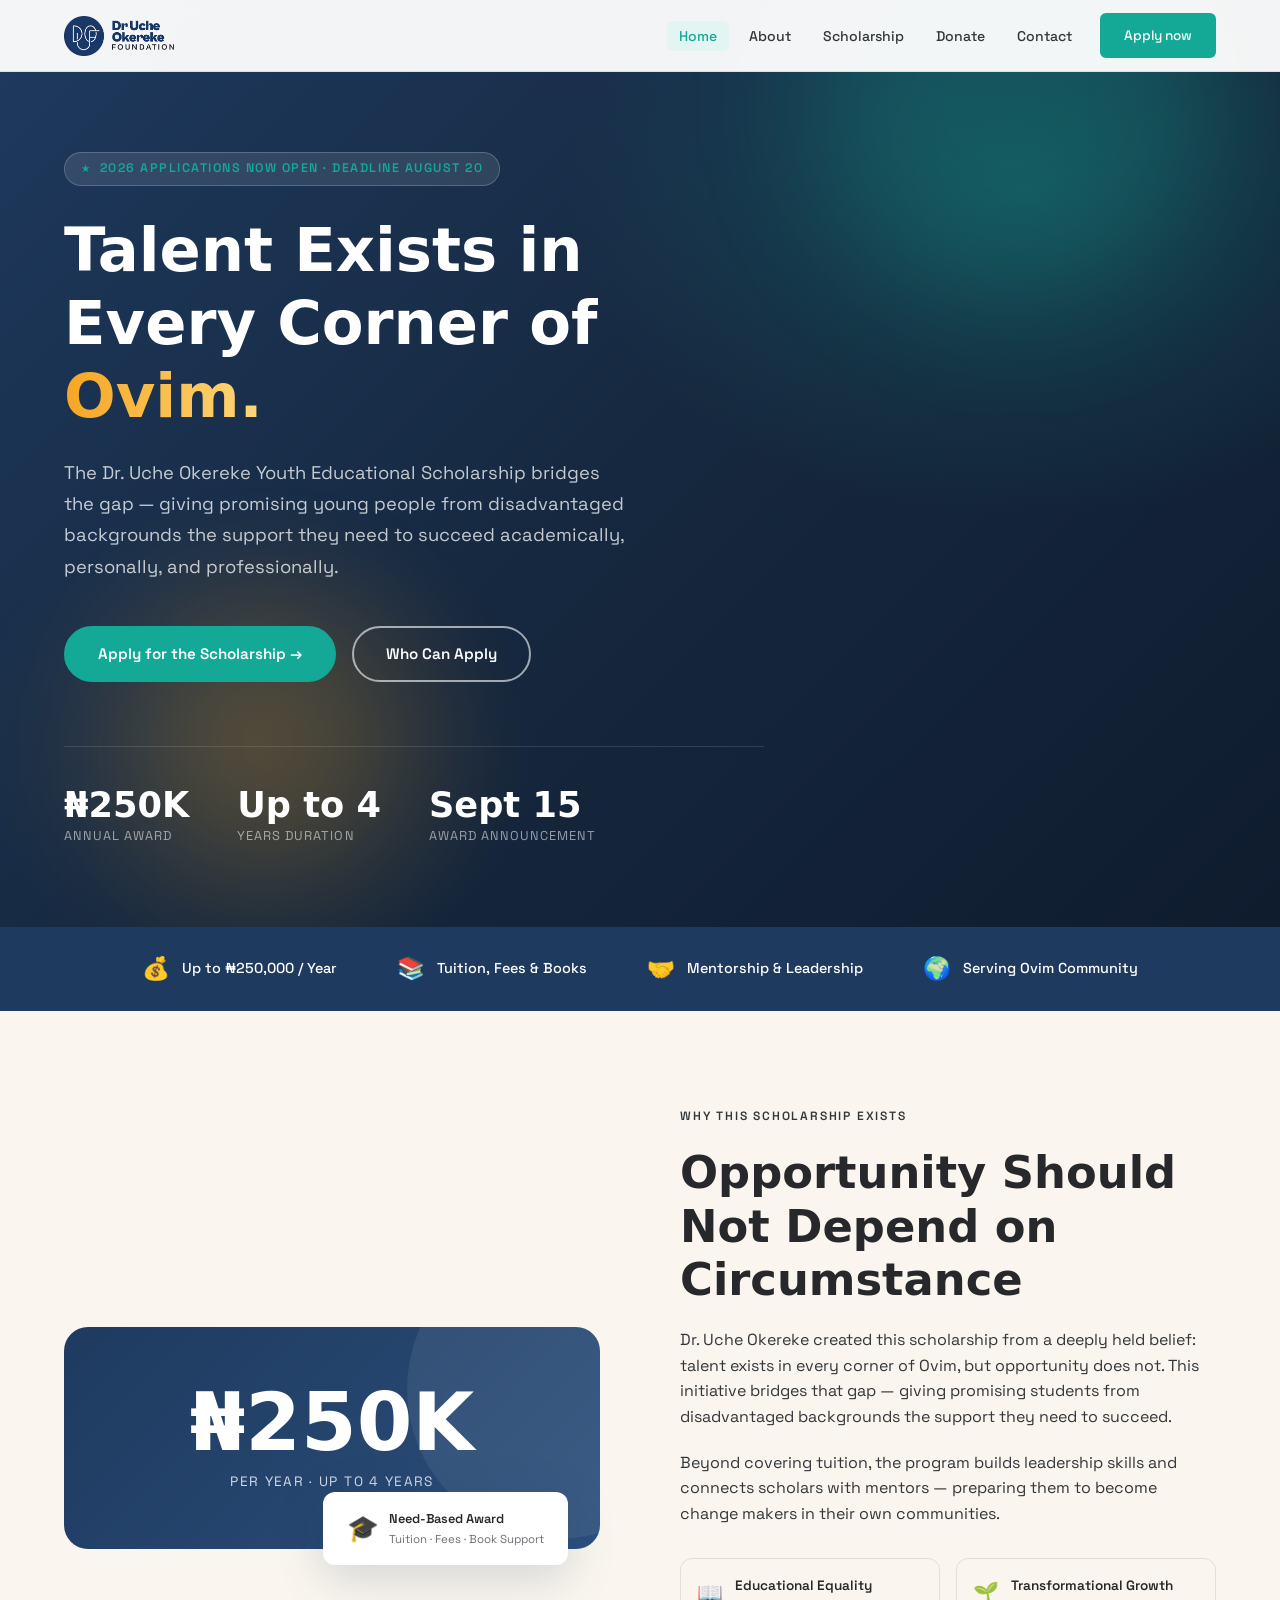
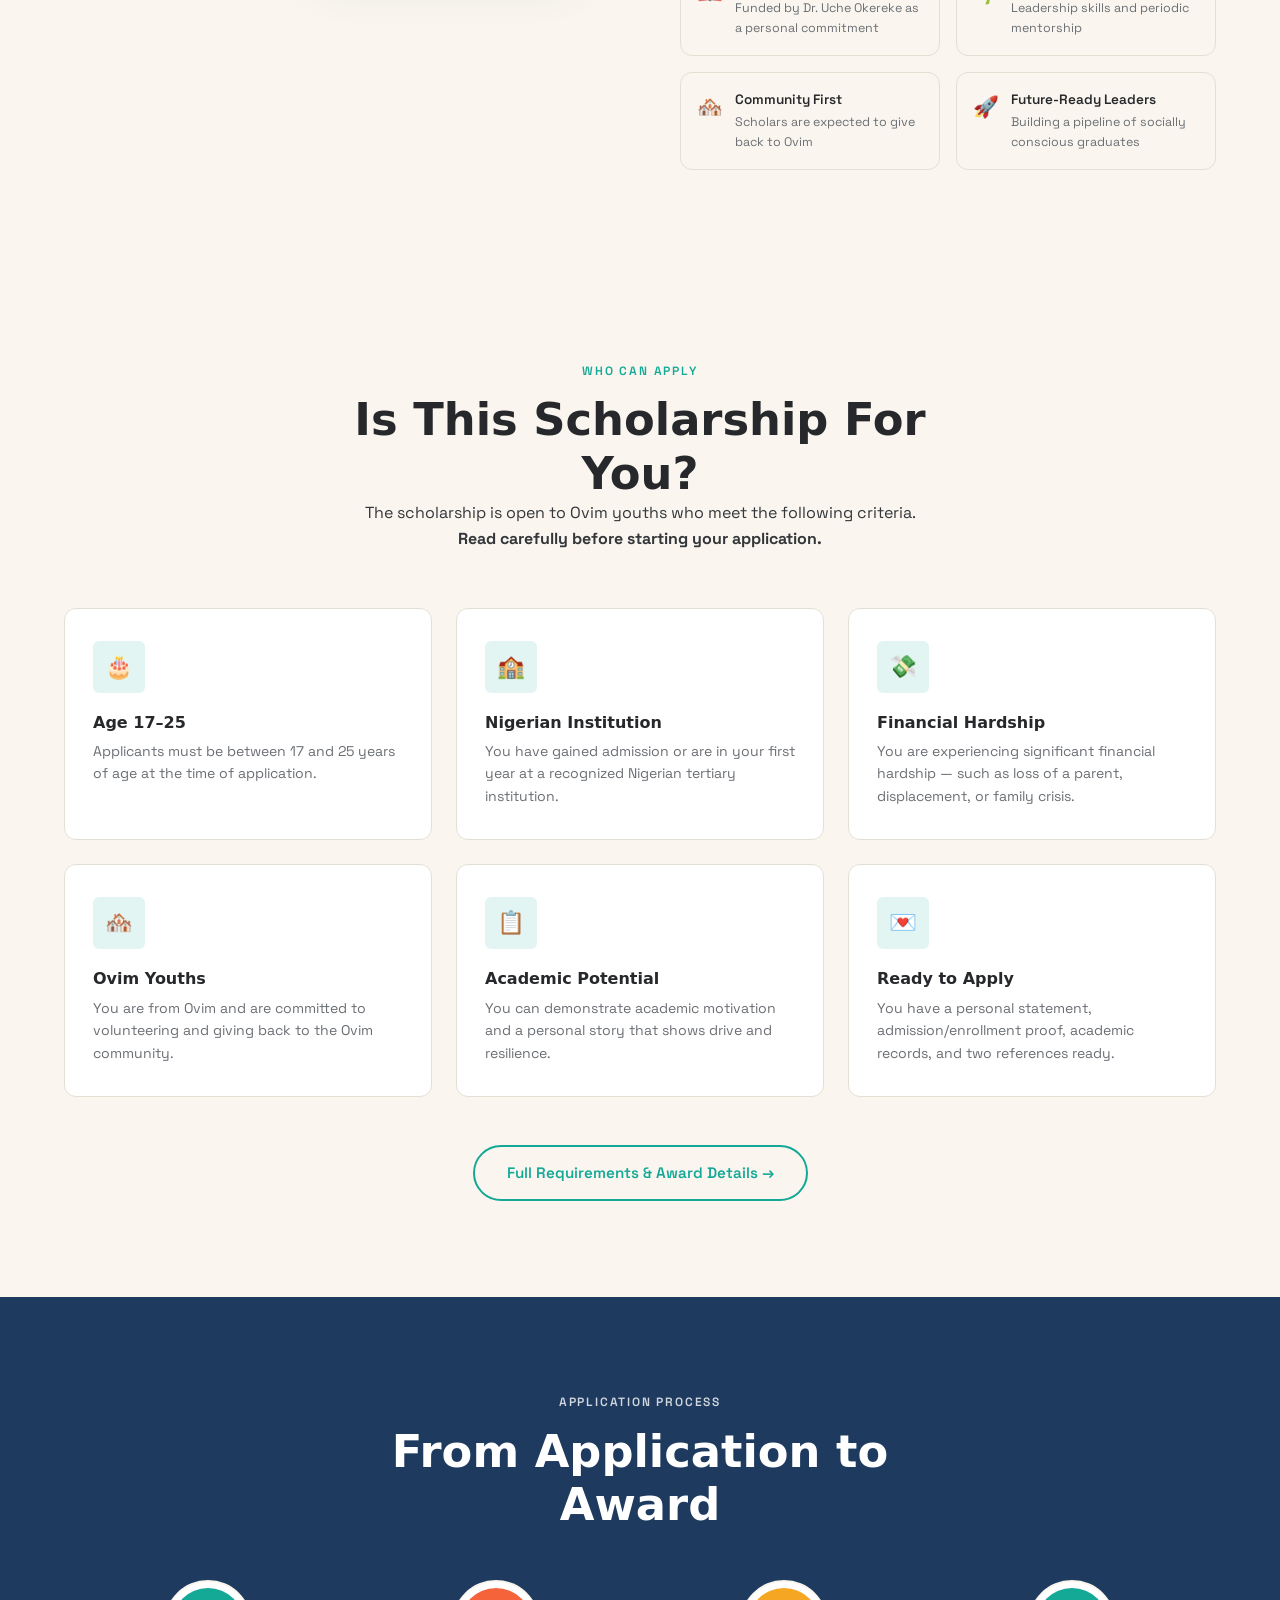
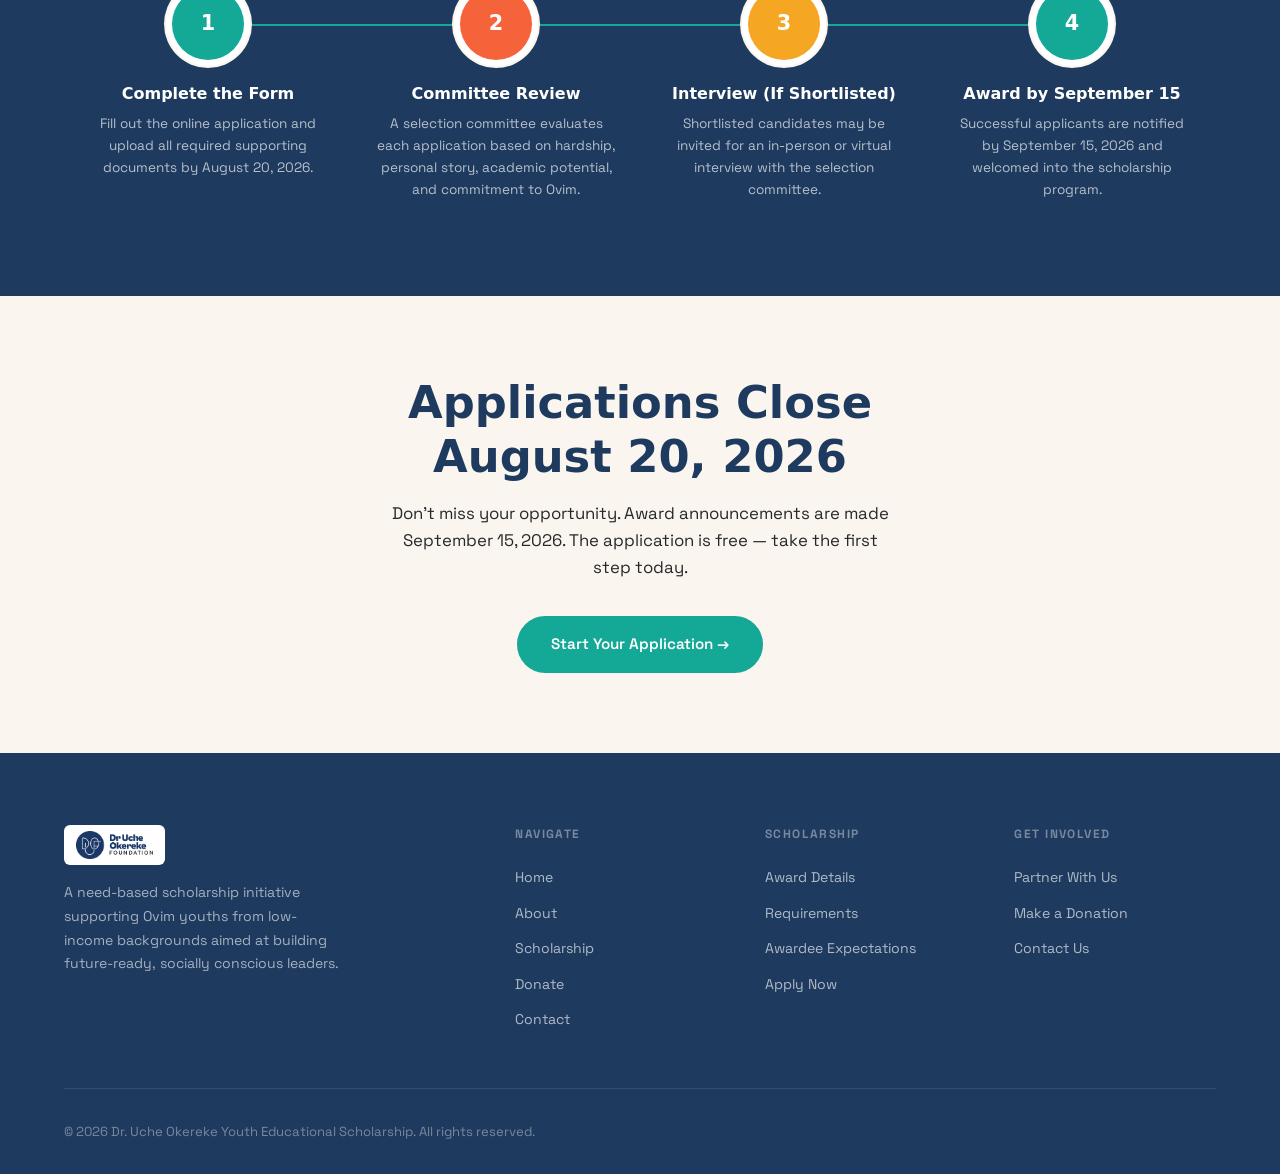
<file: index.html>
<!DOCTYPE html>
<html lang="en">
<head>
  <meta charset="UTF-8" />
  <meta name="viewport" content="width=device-width, initial-scale=1.0" />
  <title>Dr. Uche Okereke Youth Educational Fund</title>
  <meta property="og:site_name" content="Dr. Uche Okereke Foundation">
  <meta name="description" content="A need-based scholarship supporting Ovim youths from low-income backgrounds pursuing higher education at Nigerian institutions." />
  <link rel="stylesheet" href="css/styles.css" />
  <link rel="icon" type="image/png" sizes="32x32" href="/assets/favicon-32x32.png">
  <link rel="icon" type="image/png" sizes="16x16" href="/assets/favicon-16x16.png">
</head>
<body>

  <!-- NAVIGATION -->
  <nav class="navbar" role="navigation" aria-label="Main navigation">
    <div class="container">
      <a href="/" class="nav-logo" aria-label="Scholarship Home">
        <img src="/assets/duof-logo.png" alt="Dr Uche Okereke Foundation" class="nav-logo__full">
      </a>
      <button class="nav-toggle" id="navToggle" aria-label="Toggle menu" aria-expanded="false">
        <span></span><span></span><span></span>
      </button>
      <ul class="nav-links" id="navLinks" role="list">
        <li><a href="/" class="active">Home</a></li>
        <li><a href="/about">About</a></li>
        <li><a href="/scholarship">Scholarship</a></li>
        <li><a href="/donate">Donate</a></li>
        <li><a href="/contact">Contact</a></li>
        <li><a href="/application" class="btn btn--primary">Apply now</a></li>
      </ul>
    </div>
  </nav>


  <!-- HERO -->
  <header class="hero">
    <div class="hero__orb hero__orb--1"></div>
    <div class="hero__orb hero__orb--2"></div>
    <div class="container">
      <div class="hero__content">
        <div class="hero__tag">2026 Applications Now Open · Deadline August 20</div>
        <h1>Talent Exists in Every Corner of <em>Ovim.</em></h1>
        <p class="hero__sub">
          The Dr. Uche Okereke Youth Educational Scholarship bridges the gap — giving
          promising young people from disadvantaged backgrounds the support they need
          to succeed academically, personally, and professionally.
        </p>
        <div class="hero__actions">
          <a href="/application" class="btn btn--primary">Apply for the Scholarship →</a>
          <a href="/scholarship" class="btn btn--outline-white">Who Can Apply</a>
        </div>
        <div class="hero__stats">
          <div>
            <div class="hero__stat-num">₦250K</div>
            <div class="hero__stat-label">Annual Award</div>
          </div>
          <div>
            <div class="hero__stat-num">Up to 4</div>
            <div class="hero__stat-label">Years Duration</div>
          </div>
          <div>
            <div class="hero__stat-num">Sept 15</div>
            <div class="hero__stat-label">Award Announcement</div>
          </div>
        </div>
      </div>
    </div>
  </header>


  <!-- MISSION STRIP -->
  <div class="mission-strip">
    <div class="container">
      <div class="mission-strip__inner">
        <div class="mission-strip__item">
          <span class="mission-strip__item-icon">💰</span>
          <span class="mission-strip__item-text">Up to ₦250,000 / Year</span>
        </div>
        <div class="mission-strip__item">
          <span class="mission-strip__item-icon">📚</span>
          <span class="mission-strip__item-text">Tuition, Fees &amp; Books</span>
        </div>
        <div class="mission-strip__item">
          <span class="mission-strip__item-icon">🤝</span>
          <span class="mission-strip__item-text">Mentorship &amp; Leadership</span>
        </div>
        <div class="mission-strip__item">
          <span class="mission-strip__item-icon">🌍</span>
          <span class="mission-strip__item-text">Serving Ovim Community</span>
        </div>
      </div>
    </div>
  </div>


  <!-- ABOUT SECTION -->
  <section class="section" id="about">
    <div class="container">
      <div class="about-grid">

        <div class="about__visual fade-up">
          <div class="about__card">
            <div class="about__card-num">₦250K</div>
            <div class="about__card-label">Per Year · Up to 4 Years</div>
          </div>
          <div class="about__badge">
            <div class="about__badge-icon">🎓</div>
            <div class="about__badge-text">
              Need-Based Award
              <span>Tuition · Fees · Book Support</span>
            </div>
          </div>
        </div>

        <div class="about__text fade-up">
          <p class="eyebrow">Why This Scholarship Exists</p>
          <h2>Opportunity Should Not Depend on Circumstance</h2>
          <p>
            Dr. Uche Okereke created this scholarship from a deeply held belief: talent exists in every
            corner of Ovim, but opportunity does not. This initiative bridges that gap — giving promising
            students from disadvantaged backgrounds the support they need to succeed.
          </p>
          <p>
            Beyond covering tuition, the program builds leadership skills and connects scholars with mentors 
            — preparing them to become change makers in their own communities.
          </p>
          <div class="about__values fade-up-stagger">
            <div class="about__value-item">
              <div class="about__value-icon">📖</div>
              <div>
                <div class="about__value-title">Educational Equality</div>
                <div class="about__value-desc">Funded by Dr. Uche Okereke as a personal commitment</div>
              </div>
            </div>
            <div class="about__value-item">
              <div class="about__value-icon">🌱</div>
              <div>
                <div class="about__value-title">Transformational Growth</div>
                <div class="about__value-desc">Leadership skills and periodic mentorship</div>
              </div>
            </div>
            <div class="about__value-item">
              <div class="about__value-icon">🏘️</div>
              <div>
                <div class="about__value-title">Community First</div>
                <div class="about__value-desc">Scholars are expected to give back to Ovim</div>
              </div>
            </div>
            <div class="about__value-item">
              <div class="about__value-icon">🚀</div>
              <div>
                <div class="about__value-title">Future-Ready Leaders</div>
                <div class="about__value-desc">Building a pipeline of socially conscious graduates</div>
              </div>
            </div>
          </div>
        </div>

      </div>
    </div>
  </section>


  <!-- WHO CAN APPLY -->
  <section class="section section--alt" id="eligibility">
    <div class="container">
      <div style="text-align:center; max-width:600px; margin:0 auto 56px;" class="fade-up">
        <p class="eyebrow">Who Can Apply</p>
        <h2>Is This Scholarship For You?</h2>
        <p>The scholarship is open to Ovim youths who meet the following criteria. <br><strong>Read carefully before starting your application.</strong></p>
      </div>

      <div class="eligibility-grid fade-up-stagger">
        <div class="eligibility-card">
          <div class="eligibility-card__icon">🎂</div>
          <h3>Age 17–25</h3>
          <p>Applicants must be between 17 and 25 years of age at the time of application.</p>
        </div>
        <div class="eligibility-card">
          <div class="eligibility-card__icon">🏫</div>
          <h3>Nigerian Institution</h3>
          <p>You have gained admission or are in your first year at a recognized Nigerian tertiary institution.</p>
        </div>
        <div class="eligibility-card">
          <div class="eligibility-card__icon">💸</div>
          <h3>Financial Hardship</h3>
          <p>You are experiencing significant financial hardship — such as loss of a parent, displacement, or family crisis.</p>
        </div>
        <div class="eligibility-card">
          <div class="eligibility-card__icon">🏘️</div>
          <h3>Ovim Youths</h3>
          <p>You are from Ovim and are committed to volunteering and giving back to the Ovim community.</p>
        </div>
        <div class="eligibility-card">
          <div class="eligibility-card__icon">📋</div>
          <h3>Academic Potential</h3>
          <p>You can demonstrate academic motivation and a personal story that shows drive and resilience.</p>
        </div>
        <div class="eligibility-card">
          <div class="eligibility-card__icon">💌</div>
          <h3>Ready to Apply</h3>
          <p>You have a personal statement, admission/enrollment proof, academic records, and two references ready.</p>
        </div>
      </div>

      <div style="margin-top:48px;display:flex;gap:16px;justify-content:center;flex-wrap:wrap;" class="fade-up btn-row">
        <a href="/scholarship" class="btn btn--outline">Full Requirements &amp; Award Details →</a>
      </div>
    </div>
  </section>


  <!-- HOW IT WORKS -->
  <section class="section section--dark">
    <div class="container">
      <div style="text-align:center; max-width:560px; margin:0 auto 0;" class="fade-up">
        <p class="eyebrow eyebrow--white">Application Process</p>
        <h2>From Application to Award</h2>
      </div>
      <div class="process-steps fade-up-stagger">
        <div class="step">
          <div class="step__num">1</div>
          <h3>Complete the Form</h3>
          <p>Fill out the online application and upload all required supporting documents by August 20, 2026.</p>
        </div>
        <div class="step">
          <div class="step__num">2</div>
          <h3>Committee Review</h3>
          <p>A selection committee evaluates each application based on hardship, personal story, academic potential, and commitment to Ovim.</p>
        </div>
        <div class="step">
          <div class="step__num">3</div>
          <h3>Interview (If Shortlisted)</h3>
          <p>Shortlisted candidates may be invited for an in-person or virtual interview with the selection committee.</p>
        </div>
        <div class="step">
          <div class="step__num">4</div>
          <h3>Award by September 15</h3>
          <p>Successful applicants are notified by September 15, 2026 and welcomed into the scholarship program.</p>
        </div>
      </div>
    </div>
  </section>


  <!-- CTA BANNER -->
  <section class="section" style="background:var(--off-white);text-align:center;padding:80px 0;">
    <div class="container fade-up">
      <h2 style="color: #1E3A5f;margin-bottom:16px; font-weight: 600;">Applications Close <br><strong>August 20, 2026</strong></h2>
      <p style="color:#26282B;max-width:500px;margin:0 auto 36px;font-size:1.05rem;">
        Don't miss your opportunity. Award announcements are made September 15, 2026.
        The application is free — take the first step today.
      </p>
      <a href="/application" class="btn btn--primary">Start Your Application →</a>
    </div>
  </section>


  <!-- FOOTER -->
  <footer class="footer">
    <div class="container">
      <div class="footer-grid">
        <div class="footer-brand">
          <div class="nav-logo" style="margin-bottom:12px;">
            <img src="/assets/duof-logo.png" alt="Dr Uche Okereke Foundation" class="nav-logo__full">
          </div>
          <p>A need-based scholarship initiative supporting Ovim youths from low-income backgrounds aimed at building future-ready, socially conscious leaders.</p>
        </div>
        <div>
          <div class="footer-col__title">Navigate</div>
          <ul class="footer-col__links">
            <li><a href="/">Home</a></li>
            <li><a href="/about">About</a></li>
            <li><a href="/scholarship">Scholarship</a></li>
            <li><a href="/donate">Donate</a></li>
        <li><a href="/contact">Contact</a></li>
          </ul>
        </div>
        <div>
          <div class="footer-col__title">Scholarship</div>
          <ul class="footer-col__links">
            <li><a href="/scholarship">Award Details</a></li>
            <li><a href="/scholarship#requirements">Requirements</a></li>
            <li><a href="/scholarship#expectations">Awardee Expectations</a></li>
            <li><a href="/application">Apply Now</a></li>
          </ul>
        </div>
        <div>
          <div class="footer-col__title">Get Involved</div>
          <ul class="footer-col__links">
            <li><a href="/contact">Partner With Us</a></li>
            <li><a href="/donate">Make a Donation</a></li>
            <li><a href="/contact">Contact Us</a></li>
          </ul>
        </div>
      </div>
      <div class="footer-bottom">
        <p>© 2026 Dr. Uche Okereke Youth Educational Scholarship. All rights reserved.</p>
        <!--<div class="social-links">
          <a href="#" class="social-link" aria-label="Facebook">f</a>
          <a href="#" class="social-link" aria-label="Instagram">in</a>
          <a href="#" class="social-link" aria-label="Twitter">𝕏</a>
        </div>-->
      </div>
    </div>
  </footer>

  <script src="js/main.js"></script>
</body>
</html>
</file>
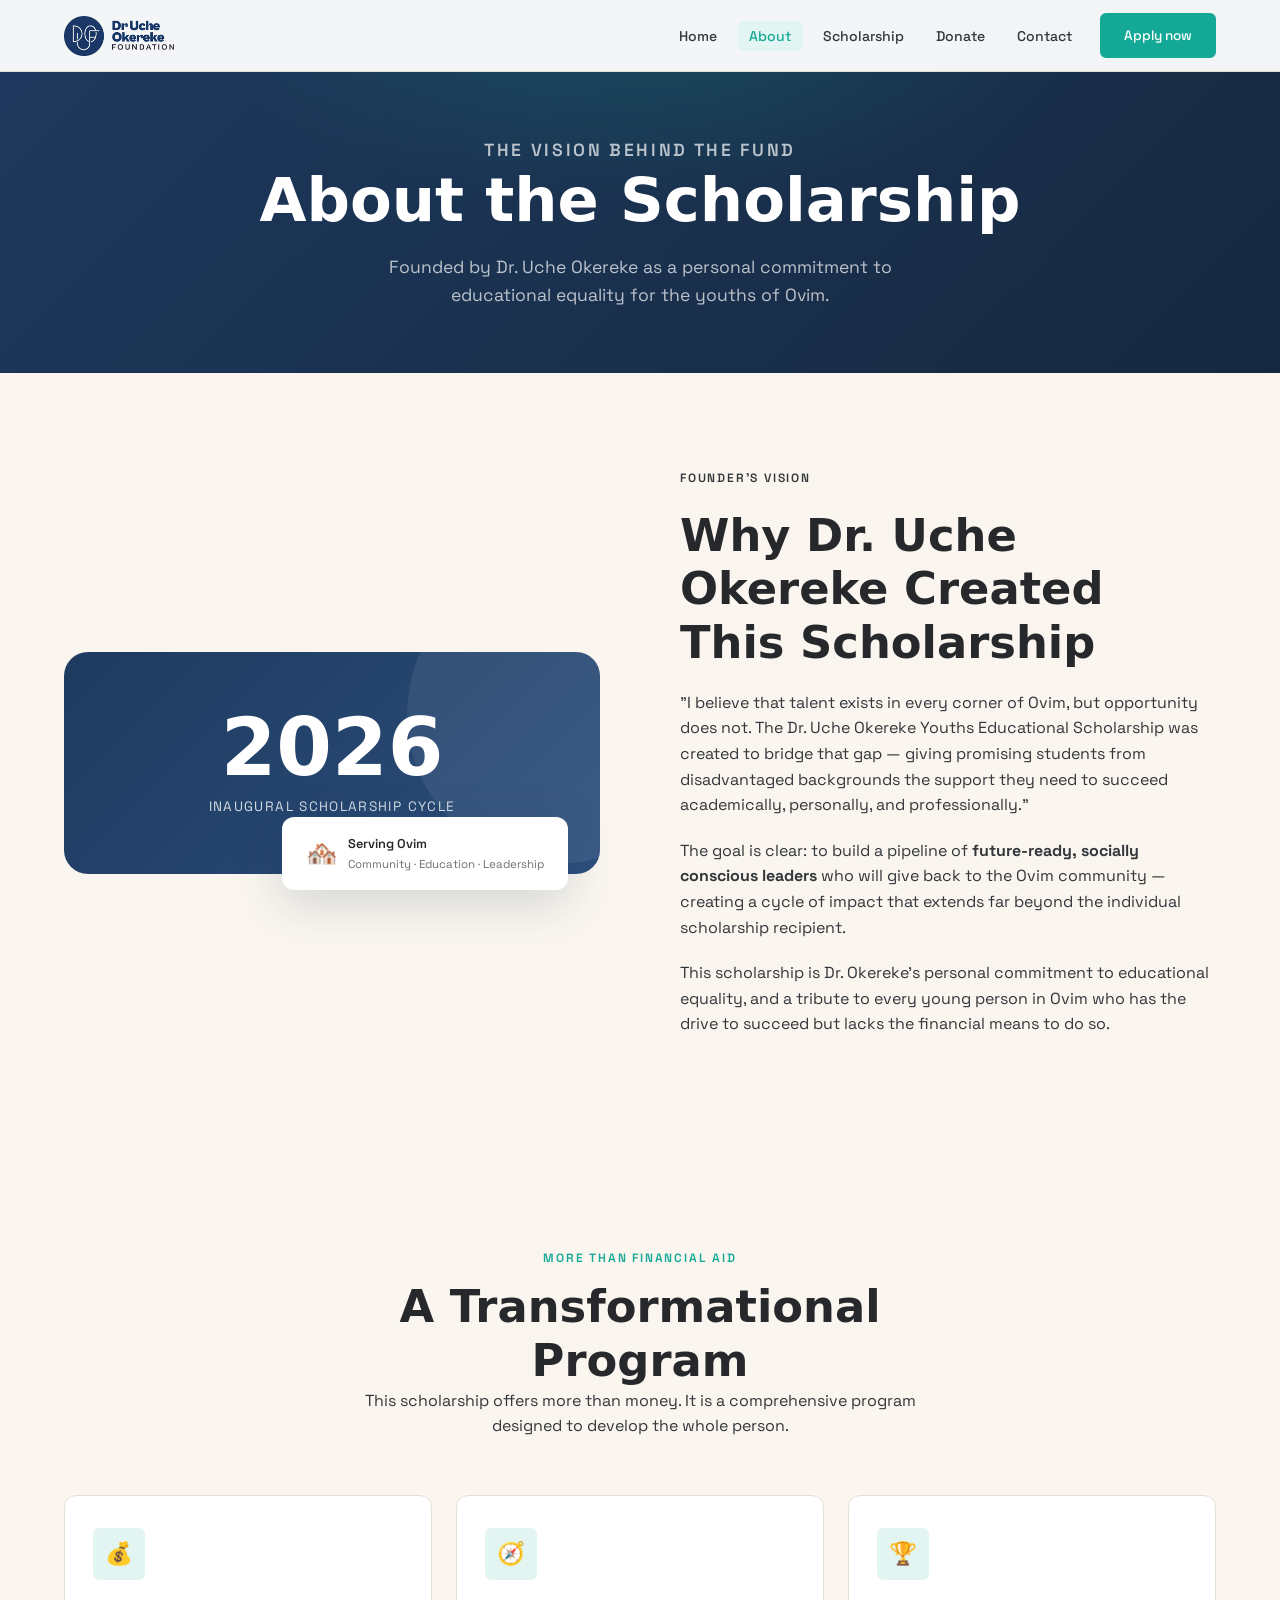
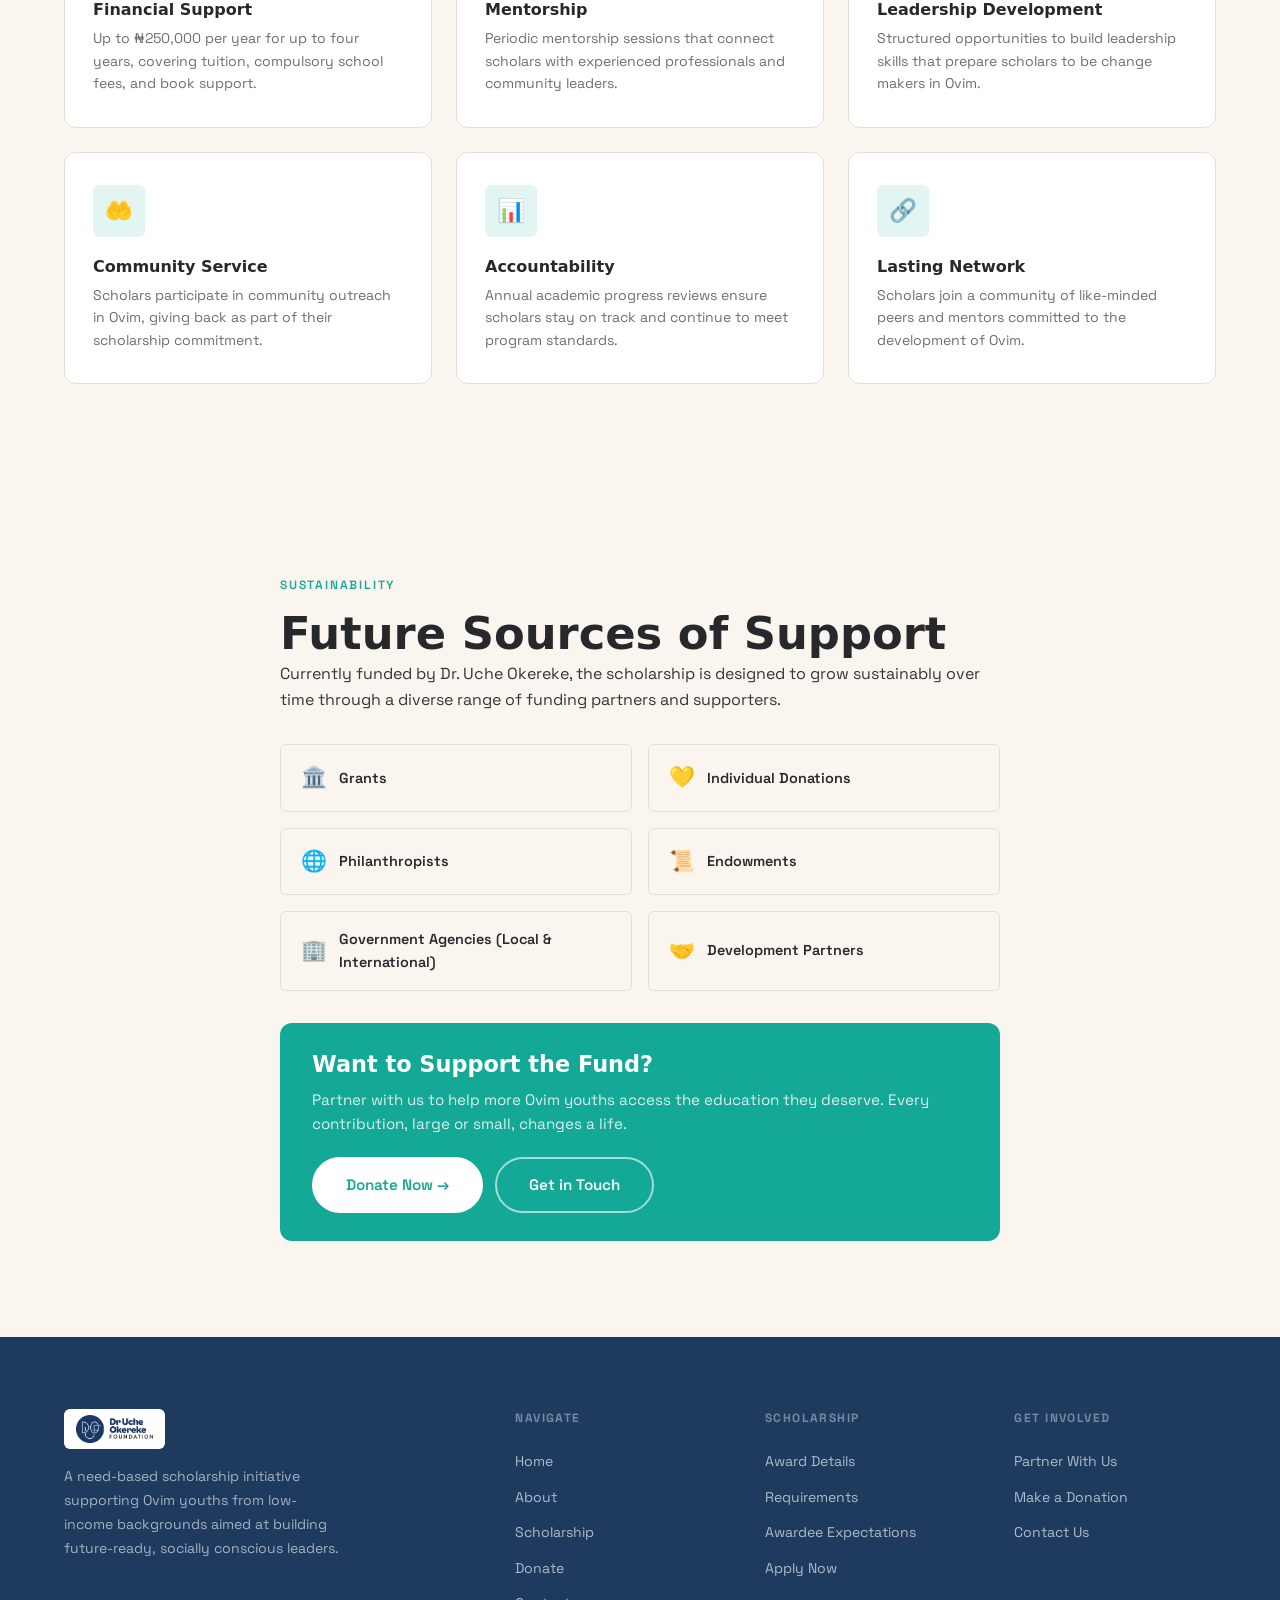
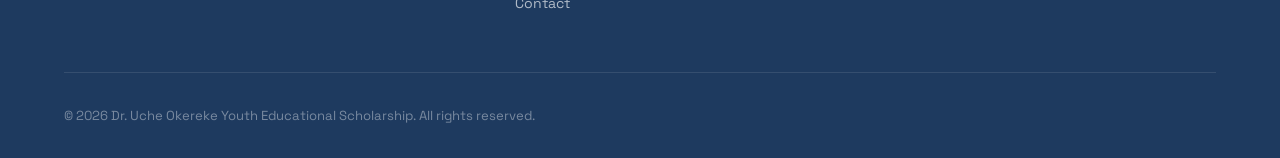
<file: about.html>
<!DOCTYPE html>
<html lang="en">
<head>
  <meta charset="UTF-8" />
  <meta name="viewport" content="width=device-width, initial-scale=1.0" />
  <title>About — Dr. Uche Okereke Youth Educational Scholarship</title>
  <meta property="og:site_name" content="Dr. Uche Okereke Foundation">
  <meta name="description" content="Learn about Dr. Uche Okereke's vision to bridge the opportunity gap for Ovim youth through education." />
  <link rel="stylesheet" href="css/styles.css" />
  <link rel="icon" type="image/png" sizes="32x32" href="/assets/favicon-32x32.png">
  <link rel="icon" type="image/png" sizes="16x16" href="/assets/favicon-16x16.png">
</head>
<body>

  <nav class="navbar" role="navigation" aria-label="Main navigation">
    <div class="container">
      <a href="/" class="nav-logo">
        <img src="/assets/duof-logo.png" alt="Dr Uche Okereke Foundation" class="nav-logo__full">
      </a>
      <button class="nav-toggle" id="navToggle" aria-label="Toggle menu" aria-expanded="false">
        <span></span><span></span><span></span>
      </button>
      <ul class="nav-links" id="navLinks" role="list">
        <li><a href="/">Home</a></li>
        <li><a href="/about" class="active">About</a></li>
        <li><a href="/scholarship">Scholarship</a></li>
        <li><a href="/donate">Donate</a></li>
        <li><a href="/contact">Contact</a></li>
        <li><a href="/application" class="btn btn--primary">Apply now</a></li>
      </ul>
    </div>
  </nav>


  <div class="page-hero">
    <div class="container">
      <p class="eyebrow eyebrow--white">The Vision Behind the Fund</p>
      <h1>About the Scholarship</h1>
      <p>Founded by Dr. Uche Okereke as a personal commitment to educational equality for the youths of Ovim.</p>
    </div>
  </div>


  <!-- FOUNDER'S MESSAGE -->
  <section class="section">
    <div class="container">
      <div class="about-grid">

        <div class="about__visual fade-up">
          <div class="about__card">
            <div class="about__card-num">2026</div>
            <div class="about__card-label">Inaugural Scholarship Cycle</div>
          </div>
          <div class="about__badge">
            <div class="about__badge-icon">🏘️</div>
            <div class="about__badge-text">
              Serving Ovim
              <span>Community · Education · Leadership</span>
            </div>
          </div>
        </div>

        <div class="about__text fade-up">
          <p class="eyebrow">Founder's Vision</p>
          <h2>Why Dr. Uche Okereke Created This Scholarship</h2>
          <p>
            "I believe that talent exists in every corner of Ovim, but opportunity does not.
            The Dr. Uche Okereke Youths Educational Scholarship was created to bridge that gap —
            giving promising students from disadvantaged backgrounds the support they need to
            succeed academically, personally, and professionally."
          </p>
          <p>
            The goal is clear: to build a pipeline of <strong>future-ready, socially conscious leaders</strong>
            who will give back to the Ovim community — creating a cycle of impact that extends far
            beyond the individual scholarship recipient.
          </p>
          <p>
            This scholarship is Dr. Okereke's personal commitment to educational equality,
            and a tribute to every young person in Ovim who has the drive to succeed but
            lacks the financial means to do so.
          </p>
        </div>

      </div>
    </div>
  </section>


  <!-- WHAT MAKES IT DIFFERENT -->
  <section class="section section--alt">
    <div class="container">
      <div style="text-align:center;max-width:600px;margin:0 auto 56px;" class="fade-up">
        <p class="eyebrow">More Than Financial Aid</p>
        <h2>A Transformational Program</h2>
        <p>This scholarship offers more than money. It is a comprehensive program designed to develop the whole person.</p>
      </div>

      <div class="eligibility-grid fade-up-stagger">
        <div class="eligibility-card">
          <div class="eligibility-card__icon">💰</div>
          <h3>Financial Support</h3>
          <p>Up to ₦250,000 per year for up to four years, covering tuition, compulsory school fees, and book support.</p>
        </div>
        <div class="eligibility-card">
          <div class="eligibility-card__icon">🧭</div>
          <h3>Mentorship</h3>
          <p>Periodic mentorship sessions that connect scholars with experienced professionals and community leaders.</p>
        </div>
        <div class="eligibility-card">
          <div class="eligibility-card__icon">🏆</div>
          <h3>Leadership Development</h3>
          <p>Structured opportunities to build leadership skills that prepare scholars to be change makers in Ovim.</p>
        </div>
        <div class="eligibility-card">
          <div class="eligibility-card__icon">🤲</div>
          <h3>Community Service</h3>
          <p>Scholars participate in community outreach in Ovim, giving back as part of their scholarship commitment.</p>
        </div>
        <div class="eligibility-card">
          <div class="eligibility-card__icon">📊</div>
          <h3>Accountability</h3>
          <p>Annual academic progress reviews ensure scholars stay on track and continue to meet program standards.</p>
        </div>
        <div class="eligibility-card">
          <div class="eligibility-card__icon">🔗</div>
          <h3>Lasting Network</h3>
          <p>Scholars join a community of like-minded peers and mentors committed to the development of Ovim.</p>
        </div>
      </div>
    </div>
  </section>


  <!-- FUTURE OF THE FUND -->
  <section class="section">
    <div class="container">
      <div style="max-width:720px;margin:0 auto;" class="fade-up">
        <p class="eyebrow">Sustainability</p>
        <h2>Future Sources of Support</h2>
        <p style="margin-bottom:32px;">
          Currently funded by Dr. Uche Okereke, the scholarship is designed to grow sustainably
          over time through a diverse range of funding partners and supporters.
        </p>

        <div style="display:grid;grid-template-columns:1fr 1fr;gap:16px;">
          <div style="display:flex;align-items:center;gap:12px;padding:16px 20px;background:var(--off-white);border:1px solid var(--border);border-radius:var(--radius-sm);">
            <span style="font-size:1.3rem;">🏛️</span>
            <span style="font-weight:600;font-size:0.9rem;color:var(--text-dark);">Grants</span>
          </div>
          <div style="display:flex;align-items:center;gap:12px;padding:16px 20px;background:var(--off-white);border:1px solid var(--border);border-radius:var(--radius-sm);">
            <span style="font-size:1.3rem;">💛</span>
            <span style="font-weight:600;font-size:0.9rem;color:var(--text-dark);">Individual Donations</span>
          </div>
          <div style="display:flex;align-items:center;gap:12px;padding:16px 20px;background:var(--off-white);border:1px solid var(--border);border-radius:var(--radius-sm);">
            <span style="font-size:1.3rem;">🌐</span>
            <span style="font-weight:600;font-size:0.9rem;color:var(--text-dark);">Philanthropists</span>
          </div>
          <div style="display:flex;align-items:center;gap:12px;padding:16px 20px;background:var(--off-white);border:1px solid var(--border);border-radius:var(--radius-sm);">
            <span style="font-size:1.3rem;">📜</span>
            <span style="font-weight:600;font-size:0.9rem;color:var(--text-dark);">Endowments</span>
          </div>
          <div style="display:flex;align-items:center;gap:12px;padding:16px 20px;background:var(--off-white);border:1px solid var(--border);border-radius:var(--radius-sm);">
            <span style="font-size:1.3rem;">🏢</span>
            <span style="font-weight:600;font-size:0.9rem;color:var(--text-dark);">Government Agencies (Local &amp; International)</span>
          </div>
          <div style="display:flex;align-items:center;gap:12px;padding:16px 20px;background:var(--off-white);border:1px solid var(--border);border-radius:var(--radius-sm);">
            <span style="font-size:1.3rem;">🤝</span>
            <span style="font-weight:600;font-size:0.9rem;color:var(--text-dark);">Development Partners</span>
          </div>
        </div>

        <div style="margin-top:32px;padding:28px 32px;background:var(--vivid-purple);border-radius:var(--radius-md);color:white;">
          <h3 style="color:white;margin-bottom:10px;">Want to Support the Fund?</h3>
          <p style="color:rgba(255,255,255,0.85);margin-bottom:20px;font-size:0.95rem;">
            Partner with us to help more Ovim youths access the education they deserve.
            Every contribution, large or small, changes a life.
          </p>
          <div style="display:flex;gap:12px;flex-wrap:wrap;">
            <a href="/donate" class="btn btn--white">Donate Now →</a>
            <a href="/contact" class="btn btn--outline-white">Get in Touch</a>
          </div>
        </div>
      </div>
    </div>
  </section>


  <!-- FOOTER -->
  <footer class="footer">
    <div class="container">
      <div class="footer-grid">
        <div class="footer-brand">
          <div class="nav-logo" style="margin-bottom:12px;">
            <img src="/assets/duof-logo.png" alt="Dr Uche Okereke Foundation" class="nav-logo__full">
          </div>
          <p>A need-based scholarship initiative supporting Ovim youths from low-income backgrounds aimed at building future-ready, socially conscious leaders.</p>
        </div>
        <div>
          <div class="footer-col__title">Navigate</div>
          <ul class="footer-col__links">
            <li><a href="/">Home</a></li>
            <li><a href="/about">About</a></li>
            <li><a href="/scholarship">Scholarship</a></li>
            <li><a href="/donate">Donate</a></li>
        <li><a href="/contact">Contact</a></li>
          </ul>
        </div>
        <div>
          <div class="footer-col__title">Scholarship</div>
          <ul class="footer-col__links">
            <li><a href="/scholarship">Award Details</a></li>
            <li><a href="/scholarship#requirements">Requirements</a></li>
            <li><a href="/scholarship#expectations">Awardee Expectations</a></li>
            <li><a href="/application">Apply Now</a></li>
          </ul>
        </div>
        <div>
          <div class="footer-col__title">Get Involved</div>
          <ul class="footer-col__links">
            <li><a href="/contact">Partner With Us</a></li>
            <li><a href="/donate">Make a Donation</a></li>
            <li><a href="/contact">Contact Us</a></li>
          </ul>
        </div>
      </div>
      <div class="footer-bottom">
        <p>© 2026 Dr. Uche Okereke Youth Educational Scholarship. All rights reserved.</p>
        <!--<div class="social-links">
          <a href="#" class="social-link" aria-label="Facebook">f</a>
          <a href="#" class="social-link" aria-label="Instagram">in</a>
          <a href="#" class="social-link" aria-label="Twitter">𝕏</a>
        </div>-->
      </div>
    </div>
  </footer>

  <script src="js/main.js"></script>
</body>
</html>
</file>
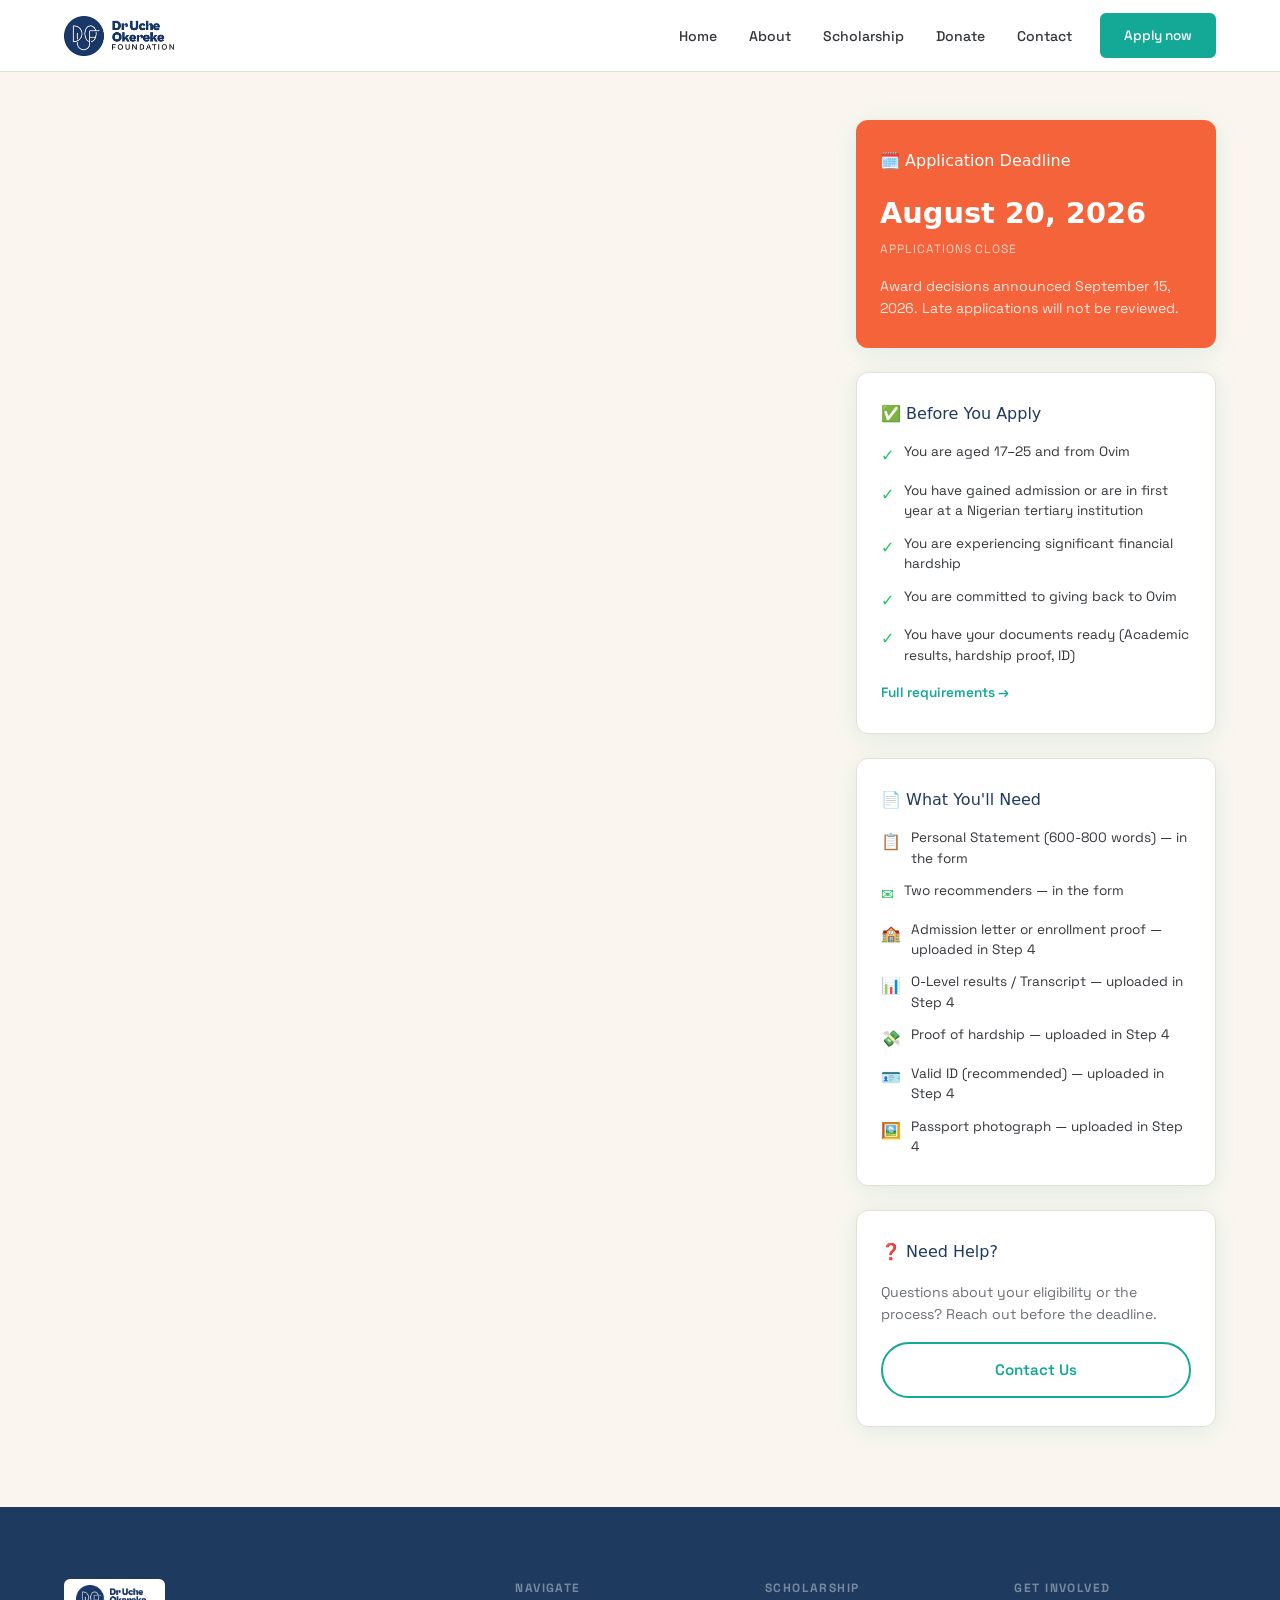
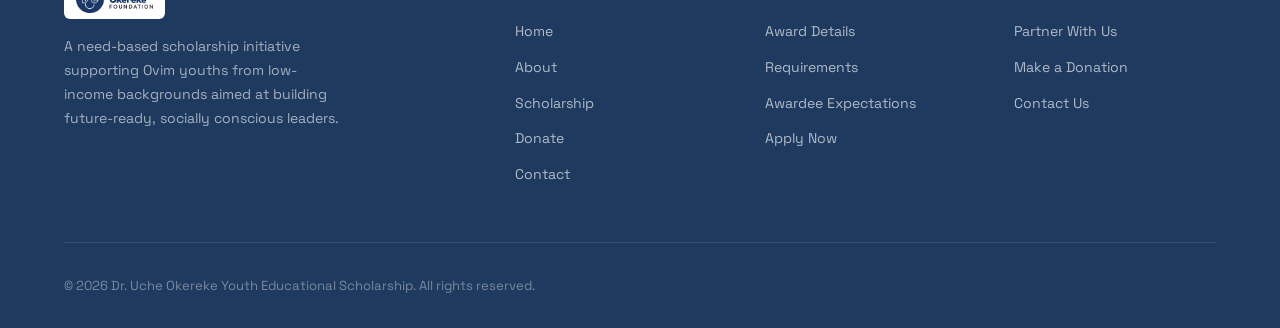
<file: application.html>
<!DOCTYPE html>
<html lang="en">
<head>
  <meta charset="UTF-8" />
  <meta name="viewport" content="width=device-width, initial-scale=1.0" />
  <title>Apply — Dr. Uche Okereke Youth Educational Scholarship</title>
  <meta property="og:site_name" content="Dr. Uche Okereke Foundation">
  <meta name="description" content="Apply for the Dr. Uche Okereke Youth Educational Scholarship. Deadline: August 20, 2026." />
  <link rel="stylesheet" href="css/styles.css" />
  <link rel="icon" type="image/png" sizes="32x32" href="/assets/favicon-32x32.png">
  <link rel="icon" type="image/png" sizes="16x16" href="/assets/favicon-16x16.png">
  <!-- Bytescale Upload Widget -->
  <script src="https://js.bytescale.com/upload-widget/v4"></script>
</head>
<body>

  <nav class="navbar" role="navigation" aria-label="Main navigation">
    <div class="container">
      <a href="/" class="nav-logo">
        <img src="/assets/duof-logo.png" alt="Dr Uche Okereke Foundation" class="nav-logo__full">
      </a>
      <button class="nav-toggle" id="navToggle" aria-label="Toggle menu" aria-expanded="false">
        <span></span><span></span><span></span>
      </button>
      <ul class="nav-links" id="navLinks" role="list">
        <li><a href="/">Home</a></li>
        <li><a href="/about">About</a></li>
        <li><a href="/scholarship">Scholarship</a></li>
        <li><a href="/donate">Donate</a></li>
        <li><a href="/contact">Contact</a></li>
        <li><a href="/application" class="btn btn--primary active">Apply now</a></li>
      </ul>
    </div>
  </nav>

  <!--
    =====================================================================
    EMAIL SETUP — READ THIS BEFORE GOING LIVE
    =====================================================================
    This form uses Formspree (https://formspree.io) — a free service that
    emails every application submission directly to you.

    SETUP (5 minutes):
    1. Go to https://formspree.io and sign up (free)
    2. Click "New Form" → give it a name → copy the endpoint URL
       e.g.  https://formspree.io/f/xyzabcde
    3. In the <form> tag below, replace  action="#"  with your URL:
       action="https://formspree.io/f/xyzabcde"
    4. Done! Every submission goes straight to your inbox.

    File uploads: Formspree's free plan does not relay file attachments.
    To receive uploaded documents, upgrade to Formspree Gold, OR instruct
    applicants to also email documents to your address (add that
    instruction by updating the text in the sidebar card below).
    =====================================================================
  -->

  <div class="container" style="padding-top:0;">
    <div class="application-layout">

      <!-- FORM -->
      <div>
        <form
          id="applicationForm"
          action="https://api.web3forms.com/submit"
          method="POST"
          novalidate
        >
          <input type="hidden" name="access_key" value="af5b6ae0-8fb6-47f8-aa38-f5ac66b60512" />
          <input type="hidden" name="_subject" value="New Scholarship Application — Dr. Uche Okereke Youth Educational Scholarship" />
          <input type="hidden" name="_template" value="table" />
          <input type="hidden" name="_replyto" id="_replyto" />

          <div id="formContent">

            <!-- Progress -->
            <div class="form-progress" role="progressbar" aria-label="Application progress">
              <div class="progress-step active">
                <div class="progress-step__dot" title="Personal Info">1</div>
                <div class="progress-step__line"></div>
              </div>
              <div class="progress-step">
                <div class="progress-step__dot" title="Academic Info">2</div>
                <div class="progress-step__line"></div>
              </div>
              <div class="progress-step">
                <div class="progress-step__dot" title="Your Story">3</div>
                <div class="progress-step__line"></div>
              </div>
              <div class="progress-step">
                <div class="progress-step__dot" title="Documents">4</div>
                <div class="progress-step__line" style="display:none;"></div>
              </div>
            </div>

            <div class="application-form-wrap">

              <div style="display:flex;align-items:flex-start;justify-content:space-between;gap:16px;margin-bottom:8px;">
                <h2 class="form-title" style="font-size:clamp(1.4rem,3vw,2rem);min-width:0;">2026 Scholarship Application</h2>
                <span id="stepIndicator" style="font-size:0.8rem;color:var(--text-muted);font-weight:500;white-space:nowrap;flex-shrink:0;margin-left:16px;">Step 1 of 4</span>
              </div>
              <p class="form-subtitle">Fields marked <span style="color:var(--vivid-purple);">*</span> are required. Allow enough time to complete.</p>


              <!-- STEP 1: Personal Information -->
              <div class="form-step">
                <div class="form-section">
                  <div class="form-section__title"><span class="section-icon">👤</span> Personal Information</div>

                  <div class="form-row">
                    <div class="form-group">
                      <label for="firstName">First Name <span class="required">*</span></label>
                      <input type="text" id="firstName" name="First Name" required placeholder="e.g. Chukwuemeka" />
                      <div class="error-msg"></div>
                    </div>
                    <div class="form-group">
                      <label for="lastName">Last Name <span class="required">*</span></label>
                      <input type="text" id="lastName" name="Last Name" required placeholder="e.g. Okafor" />
                      <div class="error-msg"></div>
                    </div>
                  </div>

                  <div class="form-row">
                    <div class="form-group">
                      <label for="email">Email Address <span class="required">*</span></label>
                      <input type="email" id="email" name="Email" required placeholder="you@example.com" />
                      <div class="error-msg"></div>
                    </div>
                    <div class="form-group">
                      <label for="phone">Phone Number <span class="required">*</span></label>
                      <input type="tel" id="phone" name="Phone Number" required placeholder="+234 800 000 0000" />
                      <div class="error-msg"></div>
                    </div>
                  </div>

                  <div class="form-row">
                    <div class="form-group">
                      <label for="dobDay">Date of Birth <span class="required">*</span></label>
                      <div class="dob-row">
                        <select id="dobDay" name="DOB Day" required aria-label="Day" data-dob-part="day">
                          <option value="">Day</option>
                        </select>
                        <select id="dobMonth" name="DOB Month" required aria-label="Month" data-dob-part="month">
                          <option value="">Month</option>
                          <option value="01">January</option>
                          <option value="02">February</option>
                          <option value="03">March</option>
                          <option value="04">April</option>
                          <option value="05">May</option>
                          <option value="06">June</option>
                          <option value="07">July</option>
                          <option value="08">August</option>
                          <option value="09">September</option>
                          <option value="10">October</option>
                          <option value="11">November</option>
                          <option value="12">December</option>
                        </select>
                        <select id="dobYear" name="DOB Year" required aria-label="Year" data-dob-part="year">
                          <option value="">Year</option>
                        </select>
                      </div>
                      <input type="hidden" id="dob" name="Date of Birth" />
                      <div class="error-msg"></div>
                      <div class="form-hint">You must be aged 17–25 at time of application</div>
                    </div>
                    <div class="form-group">
                      <label for="gender">Gender</label>
                      <select id="gender" name="Gender">
                        <option value="">Select…</option>
                        <option>Female</option>
                        <option>Male</option>
                      </select>
                    </div>
                  </div>

                  <div class="form-group">
                    <label for="address">Home Address in Ovim <span class="required">*</span></label>
                    <input type="text" id="address" name="Home Address" required placeholder="Street, community, local government area" />
                    <div class="error-msg"></div>
                  </div>

                  <div class="form-group">
                    <label for="ovimConnection">Describe Your Connection to Ovim <span class="required">*</span></label>
                    <textarea id="ovimConnection" name="Connection to Ovim" required
                      placeholder="Tell us how you are connected to the Ovim community (born there, family roots, current resident, etc.)"
                      style="min-height:90px;"></textarea>
                    <div class="error-msg"></div>
                  </div>
                </div>
              </div><!-- /STEP 1 -->


              <!-- STEP 2: Academic Information -->
              <div class="form-step" style="display:none;">
                <div class="form-section">
                  <div class="form-section__title"><span class="section-icon">🎓</span> Academic Information</div>

                  <div class="form-group">
                    <label for="institution">Name of Nigerian Tertiary Institution <span class="required">*</span></label>
                    <input type="text" id="institution" name="Institution" required placeholder="e.g. University of Nigeria, Nsukka" />
                    <div class="error-msg"></div>
                  </div>

                  <div class="form-row">
                    <div class="form-group">
                      <label for="courseOfStudy">Course of Study <span class="required">*</span></label>
                      <input type="text" id="courseOfStudy" name="Course of Study" required placeholder="e.g. Medicine and Surgery" />
                      <div class="error-msg"></div>
                    </div>
                    <div class="form-group">
                      <label for="enrollmentStatus">Enrollment Status <span class="required">*</span></label>
                      <select id="enrollmentStatus" name="Enrollment Status" required>
                        <option value="">Select…</option>
                        <option>I have been offered admission (not yet started)</option>
                        <option>I am currently in my first year</option>
                      </select>
                      <div class="error-msg"></div>
                    </div>
                  </div>

                  <div class="form-row">
                    <div class="form-group">
                      <label for="faculty">Faculty / Department <span class="required">*</span></label>
                      <input type="text" id="faculty" name="Faculty" required placeholder="e.g. Faculty of Engineering" />
                      <div class="error-msg"></div>
                    </div>
                    <div class="form-group">
                      <label for="expectedGrad">Expected Year of Graduation <span class="required">*</span></label>
                      <select id="expectedGrad" name="Expected Graduation Year" required>
                        <option value="">Select…</option>
                        <option>2027</option>
                        <option>2028</option>
                        <option>2029</option>
                        <option>2030</option>
                        <option>2031</option>
                        <option>2032</option>
                      </select>
                      <div class="error-msg"></div>
                    </div>
                  </div>

                  <div class="form-group">
                    <label for="waecResults">WAEC / O-Level Results Summary <span class="required">*</span></label>
                    <textarea id="waecResults" name="WAEC Results Summary" required
                      placeholder="List your WAEC or equivalent results (subject and grade), e.g. Mathematics — A1, English Language — B2, etc."
                      style="min-height:100px;"></textarea>
                    <div class="error-msg"></div>
                  </div>

                  <div class="form-group">
                    <label for="otherAchievements">Other Academic Achievements (Optional)</label>
                    <textarea id="otherAchievements" name="Other Achievements"
                      placeholder="Any awards, distinctions, clubs, leadership positions, or notable extracurricular activities"
                      style="min-height:80px;"></textarea>
                  </div>
                </div>
              </div><!-- /STEP 2 -->


              <!-- STEP 3: Personal Story & Hardship -->
              <div class="form-step" style="display:none;">
                <div class="form-section">
                  <div class="form-section__title"><span class="section-icon">💬</span> Your Story &amp; Circumstances</div>

                  <div class="form-group">
                    <label>Nature of Financial Hardship <span class="required">*</span></label>
                    <div class="radio-group">
                      <label class="radio-item">
                        <input type="radio" name="Hardship Type" value="Loss of a parent" required />
                        Loss of a parent
                      </label>
                      <label class="radio-item">
                        <input type="radio" name="Hardship Type" value="Displacement" />
                        Displacement
                      </label>
                      <label class="radio-item">
                        <input type="radio" name="Hardship Type" value="Family crisis" />
                        Family crisis
                      </label>
                      <label class="radio-item">
                        <input type="radio" name="Hardship Type" value="Extreme poverty / low household income" />
                        Extreme poverty / very low household income
                      </label>
                      <label class="radio-item">
                        <input type="radio" name="Hardship Type" value="Other significant hardship" />
                        Other significant hardship (describe in your personal statement)
                      </label>
                    </div>
                    <div class="error-msg" id="hardshipErr"></div>
                  </div>

                  <div class="form-group">
                    <label for="personalStatement">Personal Statement <span class="required">*</span></label>
                    <textarea id="personalStatement" name="Personal Statement" required
                      placeholder="Tell us about yourself, your background, the challenges you have faced, your academic goals, and why you are applying for this scholarship. Also describe how you plan to give back to the Ovim community. (600-800 words)"
                      style="min-height:240px;"></textarea>
                    <div class="error-msg"></div>
                    <div class="form-hint" id="wordCountHint">Required: 600–800 words &nbsp;·&nbsp; <span id="wordCountDisplay">0 words</span></div>
                  </div>

                  <div class="form-group">
                    <label for="communityPlan">How Will You Give Back to Ovim? <span class="required">*</span></label>
                    <textarea id="communityPlan" name="Community Giving Back Plan" required
                      placeholder="Describe specific ways you intend to volunteer and contribute to the Ovim community during and after your studies."
                      style="min-height:110px;"></textarea>
                    <div class="error-msg"></div>
                  </div>

                  <!-- References -->
                  <div style="margin-top:32px;">
                    <div class="form-section__title" style="margin-bottom:20px;"><span class="section-icon">✉️</span> Two Recommendations</div>
                    <p style="font-size:0.88rem;color:var(--text-muted);margin-bottom:20px;">Provide two people who can speak to your character and potential — teachers, mentors, religious leaders, or community leaders.</p>

                    <div style="background:var(--off-white);border:1px solid var(--border);border-radius:var(--radius-md);padding:24px;margin-bottom:16px;">
                      <div style="font-weight:700;font-size:0.85rem;color:var(--text-dark);margin-bottom:16px;text-transform:uppercase;letter-spacing:0.06em;">Recommendation 1</div>
                      <div class="form-row">
                        <div class="form-group">
                          <label for="ref1Name">Full Name <span class="required">*</span></label>
                          <input type="text" id="ref1Name" name="Recommender 1 Name" required placeholder="Full name" />
                          <div class="error-msg"></div>
                        </div>
                        <div class="form-group">
                          <label for="ref1Role">Role / Relationship <span class="required">*</span></label>
                          <input type="text" id="ref1Role" name="Recommender 1 Role" required placeholder="e.g. Secondary school teacher" />
                          <div class="error-msg"></div>
                        </div>
                      </div>
                      <div class="form-group" style="margin-bottom:0;">
                        <label for="ref1Contact">Phone or Email <span class="required">*</span></label>
                        <input type="text" id="ref1Contact" name="Recommender 1 Contact" required placeholder="Phone number or email address" />
                        <div class="error-msg"></div>
                      </div>
                    </div>

                    <div style="background:var(--off-white);border:1px solid var(--border);border-radius:var(--radius-md);padding:24px;">
                      <div style="font-weight:700;font-size:0.85rem;color:var(--text-dark);margin-bottom:16px;text-transform:uppercase;letter-spacing:0.06em;">Recommendation 2</div>
                      <div class="form-row">
                        <div class="form-group">
                          <label for="ref2Name">Full Name <span class="required">*</span></label>
                          <input type="text" id="ref2Name" name="Recommender 2 Name" required placeholder="Full name" />
                          <div class="error-msg"></div>
                        </div>
                        <div class="form-group">
                          <label for="ref2Role">Role / Relationship <span class="required">*</span></label>
                          <input type="text" id="ref2Role" name="Recommender 2 Role" required placeholder="e.g. Community leader" />
                          <div class="error-msg"></div>
                        </div>
                      </div>
                      <div class="form-group" style="margin-bottom:0;">
                        <label for="ref2Contact">Phone or Email <span class="required">*</span></label>
                        <input type="text" id="ref2Contact" name="Recommender 2 Contact" required placeholder="Phone number or email address" />
                        <div class="error-msg"></div>
                      </div>
                    </div>
                  </div>

                </div>
              </div><!-- /STEP 3 -->


              <!-- STEP 4: Documents -->
              <div class="form-step" style="display:none;">
                <div class="form-section">
                  <div class="form-section__title"><span class="section-icon">📎</span> Supporting Documents</div>

                  <p style="font-size:0.88rem;color:var(--text-muted);margin-bottom:24px;">
                    Upload your documents below. <strong style="color:var(--deep-navy);">Please name each uploaded file with your full name and the document name. <br> Format: FirstName LastName - Document Name</strong> <br> Accepted formats: PDF, JPG, PNG. Max 10 MB per file.
                    <strong style="color:var(--deep-navy);">NOTE:</strong> Failure to submit all required documents will result in automatic disqualification.
                  </p>

                  <!-- Hidden inputs — JS fills these with Bytescale URLs before submit -->
                  <input type="hidden" id="ucAdmissionUrl"  name="Document — Admission Letter URL" />
                  <input type="hidden" id="ucAcademicUrl"   name="Document — Academic Records URL" />
                  <input type="hidden" id="ucHardshipUrl"   name="Document — Hardship Proof URL" />
                  <input type="hidden" id="ucIdUrl"         name="Document — Valid ID URL" />
                  <input type="hidden" id="ucPassportUrl"   name="Document — Passport Photo URL" />

                  <!-- Upload fields -->
                  <div style="display:flex;flex-direction:column;gap:20px;margin-bottom:32px;">

                    <!-- Admission letter -->
                    <div class="form-group bs-upload-group" id="grp-admission">
                      <label>
                        Admission Letter / Proof of Enrollment
                        <span class="required">*</span>
                      </label>
                      <p style="font-size:0.82rem;color:var(--text-muted);margin:4px 0 10px;">Admission offer letter or proof of first-year enrollment</p>
                      <button type="button" class="btn btn--outline bs-upload-btn" id="btn-admission" data-target="ucAdmissionUrl" data-group="grp-admission">📎 Choose File</button>
                      <div class="bs-upload-status" id="status-admission"></div>
                      <div class="error-msg"></div>
                    </div>

                    <!-- Academic records -->
                    <div class="form-group bs-upload-group" id="grp-academic">
                      <label>
                        Academic Records
                        <span class="required">*</span>
                      </label>
                      <p style="font-size:0.82rem;color:var(--text-muted);margin:4px 0 10px;">WAEC / NECO result slip or certificate</p>
                      <button type="button" class="btn btn--outline bs-upload-btn" id="btn-academic" data-target="ucAcademicUrl" data-group="grp-academic">📎 Choose File</button>
                      <div class="bs-upload-status" id="status-academic"></div>
                      <div class="error-msg"></div>
                    </div>

                    <!-- Hardship proof -->
                    <div class="form-group bs-upload-group" id="grp-hardship">
                      <label>
                        Proof of Financial Hardship
                        <span class="required">*</span>
                      </label>
                      <p style="font-size:0.82rem;color:var(--text-muted);margin:4px 0 10px;">e.g. parent's death certificate, hospital bill, displacement record</p>
                      <button type="button" class="btn btn--outline bs-upload-btn" id="btn-hardship" data-target="ucHardshipUrl" data-group="grp-hardship">📎 Choose File</button>
                      <div class="bs-upload-status" id="status-hardship"></div>
                      <div class="error-msg"></div>
                    </div>

                    <!-- Valid ID (optional) -->
                    <div class="form-group bs-upload-group" id="grp-id">
                      <label>Valid ID <em style="font-weight:400;color:var(--text-muted);">(recommended)</em></label>
                      <p style="font-size:0.82rem;color:var(--text-muted);margin:4px 0 10px;">National ID, birth certificate, or school ID</p>
                      <button type="button" class="btn btn--outline bs-upload-btn" id="btn-id" data-target="ucIdUrl" data-group="grp-id">📎 Choose File</button>
                      <div class="bs-upload-status" id="status-id"></div>
                    </div>

                    <!-- Passport photo -->
                    <div class="form-group bs-upload-group" id="grp-passport">
                      <label>Decent Coloured Passport Photograph <span class="required">*</span></label>
                      <p style="font-size:0.82rem;color:var(--text-muted);margin:4px 0 10px;">A recent clear passport-sized photo with plain background</p>
                      <button type="button" class="btn btn--outline bs-upload-btn" id="btn-passport" data-target="ucPassportUrl" data-group="grp-passport" data-images-only="true">📎 Choose File</button>
                      <div class="bs-upload-status" id="status-passport"></div>
                      <div class="error-msg"></div>
                    </div>

                  </div>

                  <!-- Consent -->
                  <div class="form-group" style="margin-top:32px;">
                    <div class="checkbox-group" data-required="true">
                      <label class="checkbox-item">
                        <input type="checkbox" name="Consent — Truthful Information" value="yes" required />
                        <span>I confirm that all information and documents submitted in this application are true, accurate, and authentic. I understand that submitting false or fraudulent information will result in immediate disqualification and may affect future applications. <span class="required">*</span></span>
                      </label>
                    </div>
                    <div class="error-msg"></div>
                  </div>

                  <div class="form-group">
                    <div class="checkbox-group" data-required="true">
                      <label class="checkbox-item">
                        <input type="checkbox" name="Consent — Community Service" value="yes" required />
                        <span>I understand that receipt of this scholarship requires participation in community outreach in Ovim and compliance with all scholarship conditions. <span class="required">*</span></span>
                      </label>
                    </div>
                    <div class="error-msg"></div>
                  </div>

                </div>
              </div><!-- /STEP 4 -->

              <div class="form-submit-area">
                <button type="button" id="prevStep" class="btn btn--outline" style="display:none;">← Back</button>
                <button type="button" id="nextStep" class="btn btn--primary">Continue →</button>
                <button type="button" id="submitForm" class="btn btn--primary" style="display:none;">Submit Application</button>
              </div>

            </div><!-- /application-form-wrap -->
          </div><!-- /formContent -->

          <!-- Success screen -->
          <div id="successMessage" class="success-message">
            <div class="success-message__icon">🎉</div>
            <h2>Application Submitted!</h2>
            <p>
              Thank you for applying for the Dr. Uche Okereke Youth Educational Scholarship.
              Your application and documents have been received and will be reviewed by the selection committee.
            </p>
            <p style="font-size:0.85rem;color:var(--text-muted);margin-top:12px;margin-bottom:28px;">
              <strong>Award announcements:</strong> September 15, 2026
            </p>
            <a href="/" class="btn btn--outline">← Back to Home</a>
          </div>

          <!-- Deadline-closed screen (shown automatically by JS once the deadline passes) -->
          <div id="closedMessage" class="success-message" style="display:none;">
            <div class="success-message__icon">⏰</div>
            <h2>Applications Are Closed</h2>
            <p>
              The application window for the Dr. Uche Okereke Youths Educational Scholarship has closed.
              Thank you to everyone who applied — the selection committee will review submissions and announce awardees soon.
            </p>
            <p style="font-size:0.85rem;color:var(--text-muted);margin-bottom:28px;">
              Questions? Email
              <a href="mailto:contact@docucfoundation.org" style="color:var(--vivid-purple);">contact@docucfoundation.org</a>
            </p>
            <a href="/" class="btn btn--outline">← Back to Home</a>
          </div>

        </form>
      </div>


      <!-- SIDEBAR -->
      <aside class="application-sidebar">

        <div class="sidebar-card sidebar-card--cta">
          <div class="sidebar-card__title">🗓️ Application Deadline</div>
          <div class="deadline-date">August 20, 2026</div>
          <div class="deadline-label">Applications Close</div>
          <p style="margin-top:16px;">Award decisions announced September 15, 2026. Late applications will not be reviewed.</p>
        </div>

        <div class="sidebar-card">
          <div class="sidebar-card__title">✅ Before You Apply</div>
          <div class="requirements-list">
            <div class="req-item">
              <span class="req-check">✓</span>
              <span class="req-text">You are aged 17–25 and from Ovim</span>
            </div>
            <div class="req-item">
              <span class="req-check">✓</span>
              <span class="req-text">You have gained admission or are in first year at a Nigerian tertiary institution</span>
            </div>
            <div class="req-item">
              <span class="req-check">✓</span>
              <span class="req-text">You are experiencing significant financial hardship</span>
            </div>
            <div class="req-item">
              <span class="req-check">✓</span>
              <span class="req-text">You are committed to giving back to Ovim</span>
            </div>
            <div class="req-item">
              <span class="req-check">✓</span>
              <span class="req-text">You have your documents ready (Academic results, hardship proof, ID)</span>
            </div>
          </div>
          <a href="/scholarship#requirements" style="display:inline-block;margin-top:16px;font-size:0.85rem;color:var(--vivid-purple);font-weight:600;">Full requirements →</a>
        </div>

        <div class="sidebar-card">
          <div class="sidebar-card__title">📄 What You'll Need</div>
          <div class="requirements-list">
            <div class="req-item"><span class="req-check">📋</span><span class="req-text">Personal Statement (600-800 words) — in the form</span></div>
            <div class="req-item"><span class="req-check">✉️</span><span class="req-text">Two recommenders — in the form</span></div>
            <div class="req-item"><span class="req-check">🏫</span><span class="req-text">Admission letter or enrollment proof — uploaded in Step 4</span></div>
            <div class="req-item"><span class="req-check">📊</span><span class="req-text">O-Level results / Transcript — uploaded in Step 4</span></div>
            <div class="req-item"><span class="req-check">💸</span><span class="req-text">Proof of hardship — uploaded in Step 4</span></div>
            <div class="req-item"><span class="req-check">🪪</span><span class="req-text">Valid ID (recommended) — uploaded in Step 4</span></div>
            <div class="req-item"><span class="req-check">🖼️</span><span class="req-text">Passport photograph — uploaded in Step 4</span></div>
          </div>
        </div>

        <div class="sidebar-card">
          <div class="sidebar-card__title">❓ Need Help?</div>
          <p style="font-size:0.88rem;color:var(--text-muted);margin-bottom:16px;">Questions about your eligibility or the process? Reach out before the deadline.</p>
          <a href="/contact" class="btn btn--outline" style="width:100%;justify-content:center;display:flex;">Contact Us</a>
        </div>

      </aside>
    </div>
  </div>


  <footer class="footer" style="margin-top:80px;">
    <div class="container">
      <div class="footer-grid">
        <div class="footer-brand">
          <div class="nav-logo" style="margin-bottom:12px;">
            <img src="/assets/duof-logo.png" alt="Dr Uche Okereke Foundation" class="nav-logo__full">
          </div>
          <p>A need-based scholarship initiative supporting Ovim youths from low-income backgrounds aimed at building future-ready, socially conscious leaders.</p>
        </div>
        <div>
          <div class="footer-col__title">Navigate</div>
          <ul class="footer-col__links">
            <li><a href="/">Home</a></li>
            <li><a href="/about">About</a></li>
            <li><a href="/scholarship">Scholarship</a></li>
            <li><a href="/donate">Donate</a></li>
            <li><a href="/contact">Contact</a></li>
          </ul>
        </div>
        <div>
          <div class="footer-col__title">Scholarship</div>
          <ul class="footer-col__links">
            <li><a href="/scholarship">Award Details</a></li>
            <li><a href="/scholarship#requirements">Requirements</a></li>
            <li><a href="/scholarship#expectations">Awardee Expectations</a></li>
            <li><a href="/application">Apply Now</a></li>
          </ul>
        </div>
        <div>
          <div class="footer-col__title">Get Involved</div>
          <ul class="footer-col__links">
            <li><a href="/contact">Partner With Us</a></li>
            <li><a href="/donate">Make a Donation</a></li>
            <li><a href="/contact">Contact Us</a></li>
          </ul>
        </div>
      </div>
      <div class="footer-bottom">
        <p>© 2026 Dr. Uche Okereke Youth Educational Scholarship. All rights reserved.</p>
        <!--<div class="social-links">
          <a href="#" class="social-link" aria-label="Facebook">f</a>
          <a href="#" class="social-link" aria-label="Instagram">in</a>
          <a href="#" class="social-link" aria-label="Twitter">𝕏</a>
        </div>-->
      </div>
    </div>
  </footer>

  <script src="js/main.js"></script>
</body>
</html>
</file>
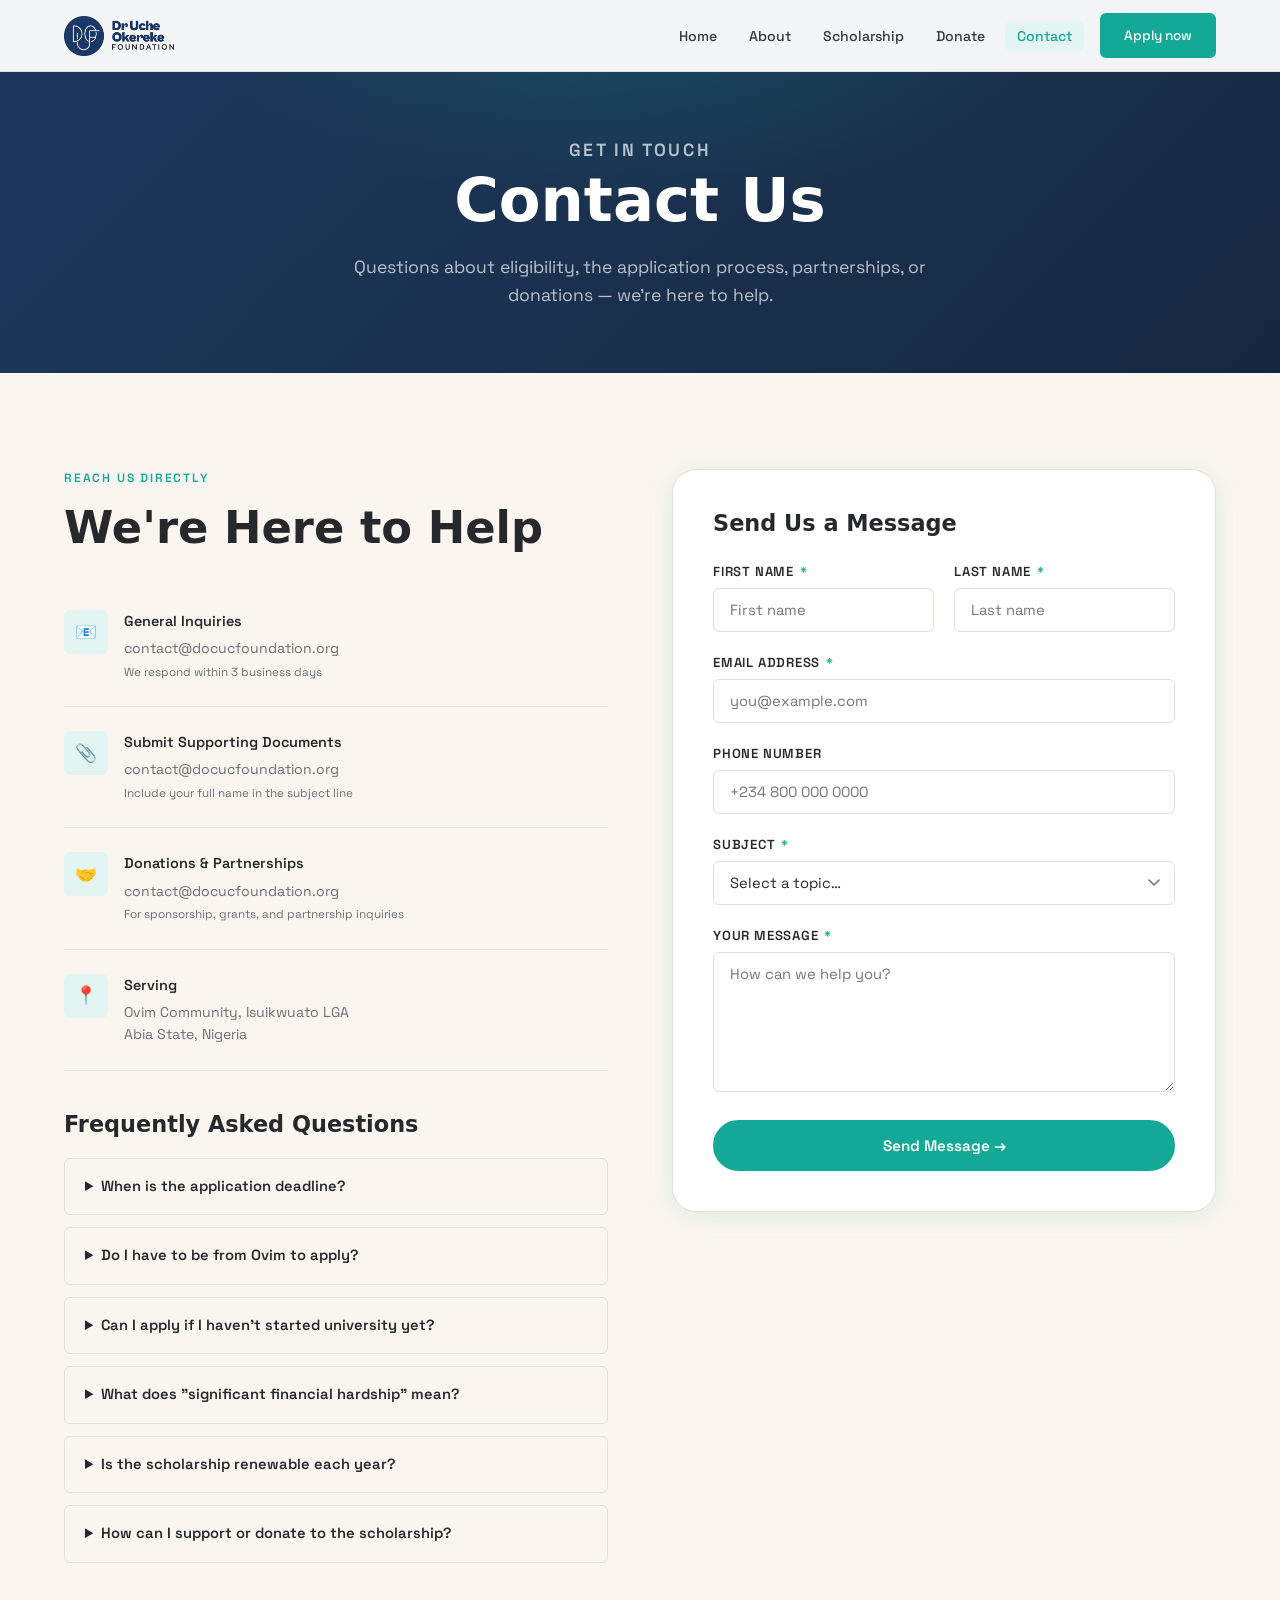
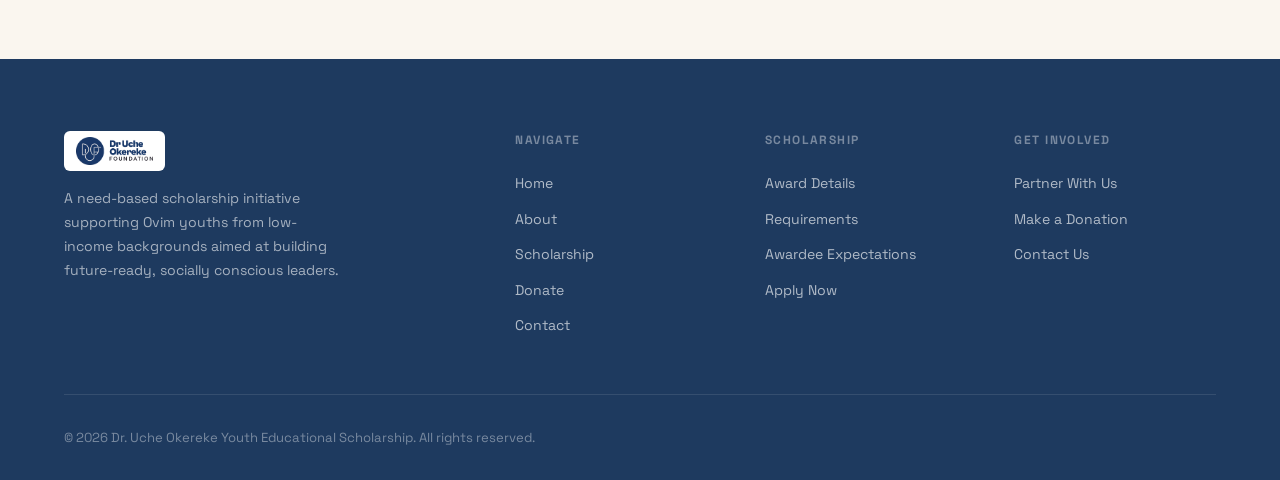
<file: contact.html>
<!DOCTYPE html>
<html lang="en">
<head>
  <meta charset="UTF-8" />
  <meta name="viewport" content="width=device-width, initial-scale=1.0" />
  <title>Contact — Dr. Uche Okereke Youth Educational Scholarship</title>
  <meta property="og:site_name" content="Dr. Uche Okereke Foundation">
  <meta name="description" content="Get in touch with the Dr. Uche Okereke Youth Educational Scholarship team." />
  <link rel="stylesheet" href="css/styles.css" />
  <link rel="icon" type="image/png" sizes="32x32" href="/assets/favicon-32x32.png">
  <link rel="icon" type="image/png" sizes="16x16" href="/assets/favicon-16x16.png">
</head>
<body>

  <nav class="navbar" role="navigation" aria-label="Main navigation">
    <div class="container">
      <a href="/" class="nav-logo">
        <img src="/assets/duof-logo.png" alt="Dr Uche Okereke Foundation" class="nav-logo__full">
      </a>
      <button class="nav-toggle" id="navToggle" aria-label="Toggle menu" aria-expanded="false">
        <span></span><span></span><span></span>
      </button>
      <ul class="nav-links" id="navLinks" role="list">
        <li><a href="/">Home</a></li>
        <li><a href="/about">About</a></li>
        <li><a href="/scholarship">Scholarship</a></li>
        <li><a href="/donate">Donate</a></li>
        <li><a href="/contact" class="active">Contact</a></li>
        <li><a href="/application" class="btn btn--primary">Apply now</a></li>
      </ul>
    </div>
  </nav>


  <div class="page-hero">
    <div class="container">
      <p class="eyebrow eyebrow--white">Get in Touch</p>
      <h1>Contact Us</h1>
      <p>Questions about eligibility, the application process, partnerships, or donations — we're here to help.</p>
    </div>
  </div>


  <section class="section">
    <div class="container">
      <div class="contact-grid">

        <!-- Info + FAQ -->
        <div class="fade-up">
          <p class="eyebrow">Reach Us Directly</p>
          <h2 style="margin-bottom:32px;">We're Here to Help</h2>

          <div class="contact-info__item">
            <div class="contact-info__icon">📧</div>
            <div>
              <div class="contact-info__title">General Inquiries</div>
              <div class="contact-info__value">
                contact@docucfoundation.org<br>
                <small>We respond within 3 business days</small>
              </div>
            </div>
          </div>

          <div class="contact-info__item">
            <div class="contact-info__icon">📎</div>
            <div>
              <div class="contact-info__title">Submit Supporting Documents</div>
              <div class="contact-info__value">
                contact@docucfoundation.org<br>
                <small>Include your full name in the subject line</small>
              </div>
            </div>
          </div>

          <div class="contact-info__item">
            <div class="contact-info__icon">🤝</div>
            <div>
              <div class="contact-info__title">Donations &amp; Partnerships</div>
              <div class="contact-info__value">
                contact@docucfoundation.org<br>
                <small>For sponsorship, grants, and partnership inquiries</small>
              </div>
            </div>
          </div>

          <div class="contact-info__item">
            <div class="contact-info__icon">📍</div>
            <div>
              <div class="contact-info__title">Serving</div>
              <div class="contact-info__value">Ovim Community, Isuikwuato LGA<br>Abia State, Nigeria</div>
            </div>
          </div>

          <!-- FAQ -->
          <div id="faq" style="margin-top:40px;">
            <h3 style="margin-bottom:20px;">Frequently Asked Questions</h3>

            <details style="margin-bottom:12px;border:1px solid var(--border);border-radius:var(--radius-sm);padding:16px 20px;">
              <summary style="font-weight:600;cursor:pointer;color:var(--text-dark);font-size:0.92rem;">When is the application deadline?</summary>
              <p style="margin-top:12px;font-size:0.88rem;color:var(--text-muted);">The 2026 application deadline is <strong style="color:var(--hopeful-coral);">August 20, 2026</strong>. Award announcements will be made by September 15, 2026. Late applications will not be considered.</p>
            </details>

            <details style="margin-bottom:12px;border:1px solid var(--border);border-radius:var(--radius-sm);padding:16px 20px;">
              <summary style="font-weight:600;cursor:pointer;color:var(--text-dark);font-size:0.92rem;">Do I have to be from Ovim to apply?</summary>
              <p style="margin-top:12px;font-size:0.88rem;color:var(--text-muted);">Yes. This scholarship is specifically for Ovim youth. You must have a genuine connection to the Ovim community and be committed to giving back to it.</p>
            </details>

            <details style="margin-bottom:12px;border:1px solid var(--border);border-radius:var(--radius-sm);padding:16px 20px;">
              <summary style="font-weight:600;cursor:pointer;color:var(--text-dark);font-size:0.92rem;">Can I apply if I haven't started university yet?</summary>
              <p style="margin-top:12px;font-size:0.88rem;color:var(--text-muted);">Yes. The scholarship is open to applicants who have gained admission to a Nigerian tertiary institution, even if they haven't started yet. You will need to provide your admission letter.</p>
            </details>

            <details style="margin-bottom:12px;border:1px solid var(--border);border-radius:var(--radius-sm);padding:16px 20px;">
              <summary style="font-weight:600;cursor:pointer;color:var(--text-dark);font-size:0.92rem;">What does "significant financial hardship" mean?</summary>
              <p style="margin-top:12px;font-size:0.88rem;color:var(--text-muted);">Examples include loss of a parent, displacement, family crisis, or extreme poverty. You must provide documentary proof of your hardship (e.g. a death certificate, displacement record, etc.).</p>
            </details>

            <details style="margin-bottom:12px;border:1px solid var(--border);border-radius:var(--radius-sm);padding:16px 20px;">
              <summary style="font-weight:600;cursor:pointer;color:var(--text-dark);font-size:0.92rem;">Is the scholarship renewable each year?</summary>
              <p style="margin-top:12px;font-size:0.88rem;color:var(--text-muted);">Yes, the scholarship is designed to last up to four years. However, continued funding each year is contingent on the scholar maintaining academic excellence and submitting verifiable annual progress reports.</p>
            </details>

            <details style="border:1px solid var(--border);border-radius:var(--radius-sm);padding:16px 20px;">
              <summary style="font-weight:600;cursor:pointer;color:var(--text-dark);font-size:0.92rem;">How can I support or donate to the scholarship?</summary>
              <p style="margin-top:12px;font-size:0.88rem;color:var(--text-muted);">You can donate securely online via our <a href="/donate" style="color:var(--vivid-purple);font-weight:600;">Donate page</a> using Stripe or Paystack. For grants or partnership inquiries, contact us at contact@docucfoundation.org or fill out the contact form and select "Donation / Partnership Inquiry."</p>
            </details>
          </div>
        </div>

        <!-- Contact Form -->
        <div class="fade-up">
      
          <form
            id="contactForm"
            action="https://api.web3forms.com/submit"
            method="POST"
            novalidate
            style="background:var(--white);border:1px solid var(--border);border-radius:var(--radius-lg);padding:40px;box-shadow:var(--shadow);"
          >

            <input type="hidden" name="access_key" value="32d7a5a3-46e3-45d5-95e8-bc2ba649c0b4" />
            <input type="hidden" name="_subject" value="New Message — Dr. Uche Okereke Scholarship Website" /> 

            <h3 style="margin-bottom:24px;">Send Us a Message</h3>

            <div class="form-row">
              <div class="form-group">
                <label for="contactFirst">First Name <span class="required">*</span></label>
                <input type="text" id="contactFirst" name="First Name" required placeholder="First name" />
                <div class="error-msg"></div>
              </div>
              <div class="form-group">
                <label for="contactLast">Last Name <span class="required">*</span></label>
                <input type="text" id="contactLast" name="Last Name" required placeholder="Last name" />
                <div class="error-msg"></div>
              </div>
            </div>

            <div class="form-group">
              <label for="contactEmail">Email Address <span class="required">*</span></label>
              <input type="email" id="contactEmail" name="Email" required placeholder="you@example.com" />
              <div class="error-msg"></div>
            </div>

            <div class="form-group">
              <label for="contactPhone">Phone Number</label>
              <input type="tel" id="contactPhone" name="Phone Number" placeholder="+234 800 000 0000" />
            </div>

            <div class="form-group">
              <label for="contactSubject">Subject <span class="required">*</span></label>
              <select id="contactSubject" name="Subject" required>
                <option value="">Select a topic…</option>
                <option>Application Question</option>
                <option>Eligibility Question</option>
                <option>Document Submission</option>
                <option>Donation / Partnership Inquiry</option>
                <option>Media Inquiry</option>
                <option>General Question</option>
              </select>
              <div class="error-msg"></div>
            </div>

            <div class="form-group">
              <label for="contactMessage">Your Message <span class="required">*</span></label>
              <textarea id="contactMessage" name="Message" required
                placeholder="How can we help you?"
                style="min-height:140px;"></textarea>
              <div class="error-msg"></div>
            </div>

            <div class="form-group" style="margin-bottom:0;">
              <button type="submit" class="btn btn--primary" style="width:100%;justify-content:center;">
                Send Message →
              </button>
            </div>
          </form>
        </div>

      </div>
    </div>
  </section>


  <footer class="footer">
    <div class="container">
      <div class="footer-grid">
        <div class="footer-brand">
          <div class="nav-logo" style="margin-bottom:12px;">
            <img src="/assets/duof-logo.png" alt="Dr Uche Okereke Foundation" class="nav-logo__full">
          </div>
          <p>A need-based scholarship initiative supporting Ovim youths from low-income backgrounds aimed at building future-ready, socially conscious leaders.</p>
        </div>
        <div>
          <div class="footer-col__title">Navigate</div>
          <ul class="footer-col__links">
            <li><a href="/">Home</a></li>
            <li><a href="/about">About</a></li>
            <li><a href="/scholarship">Scholarship</a></li>
            <li><a href="/donate">Donate</a></li>
        <li><a href="/contact">Contact</a></li>
          </ul>
        </div>
        <div>
          <div class="footer-col__title">Scholarship</div>
          <ul class="footer-col__links">
            <li><a href="/scholarship">Award Details</a></li>
            <li><a href="/scholarship#requirements">Requirements</a></li>
            <li><a href="/scholarship#expectations">Awardee Expectations</a></li>
            <li><a href="/application">Apply Now</a></li>
          </ul>
        </div>
        <div>
          <div class="footer-col__title">Get Involved</div>
          <ul class="footer-col__links">
            <li><a href="/contact">Partner With Us</a></li>
            <li><a href="/donate">Make a Donation</a></li>
            <li><a href="/contact">Contact Us</a></li>
          </ul>
        </div>
      </div>
      <div class="footer-bottom">
        <p>© 2026 Dr. Uche Okereke Youth Educational Scholarship. All rights reserved.</p>
        <!--<div class="social-links">
          <a href="#" class="social-link" aria-label="Facebook">f</a>
          <a href="#" class="social-link" aria-label="Instagram">in</a>
          <a href="#" class="social-link" aria-label="Twitter">𝕏</a>
        </div>-->
      </div>
    </div>
  </footer>

  <script src="js/main.js"></script>
</body>
</html>
</file>
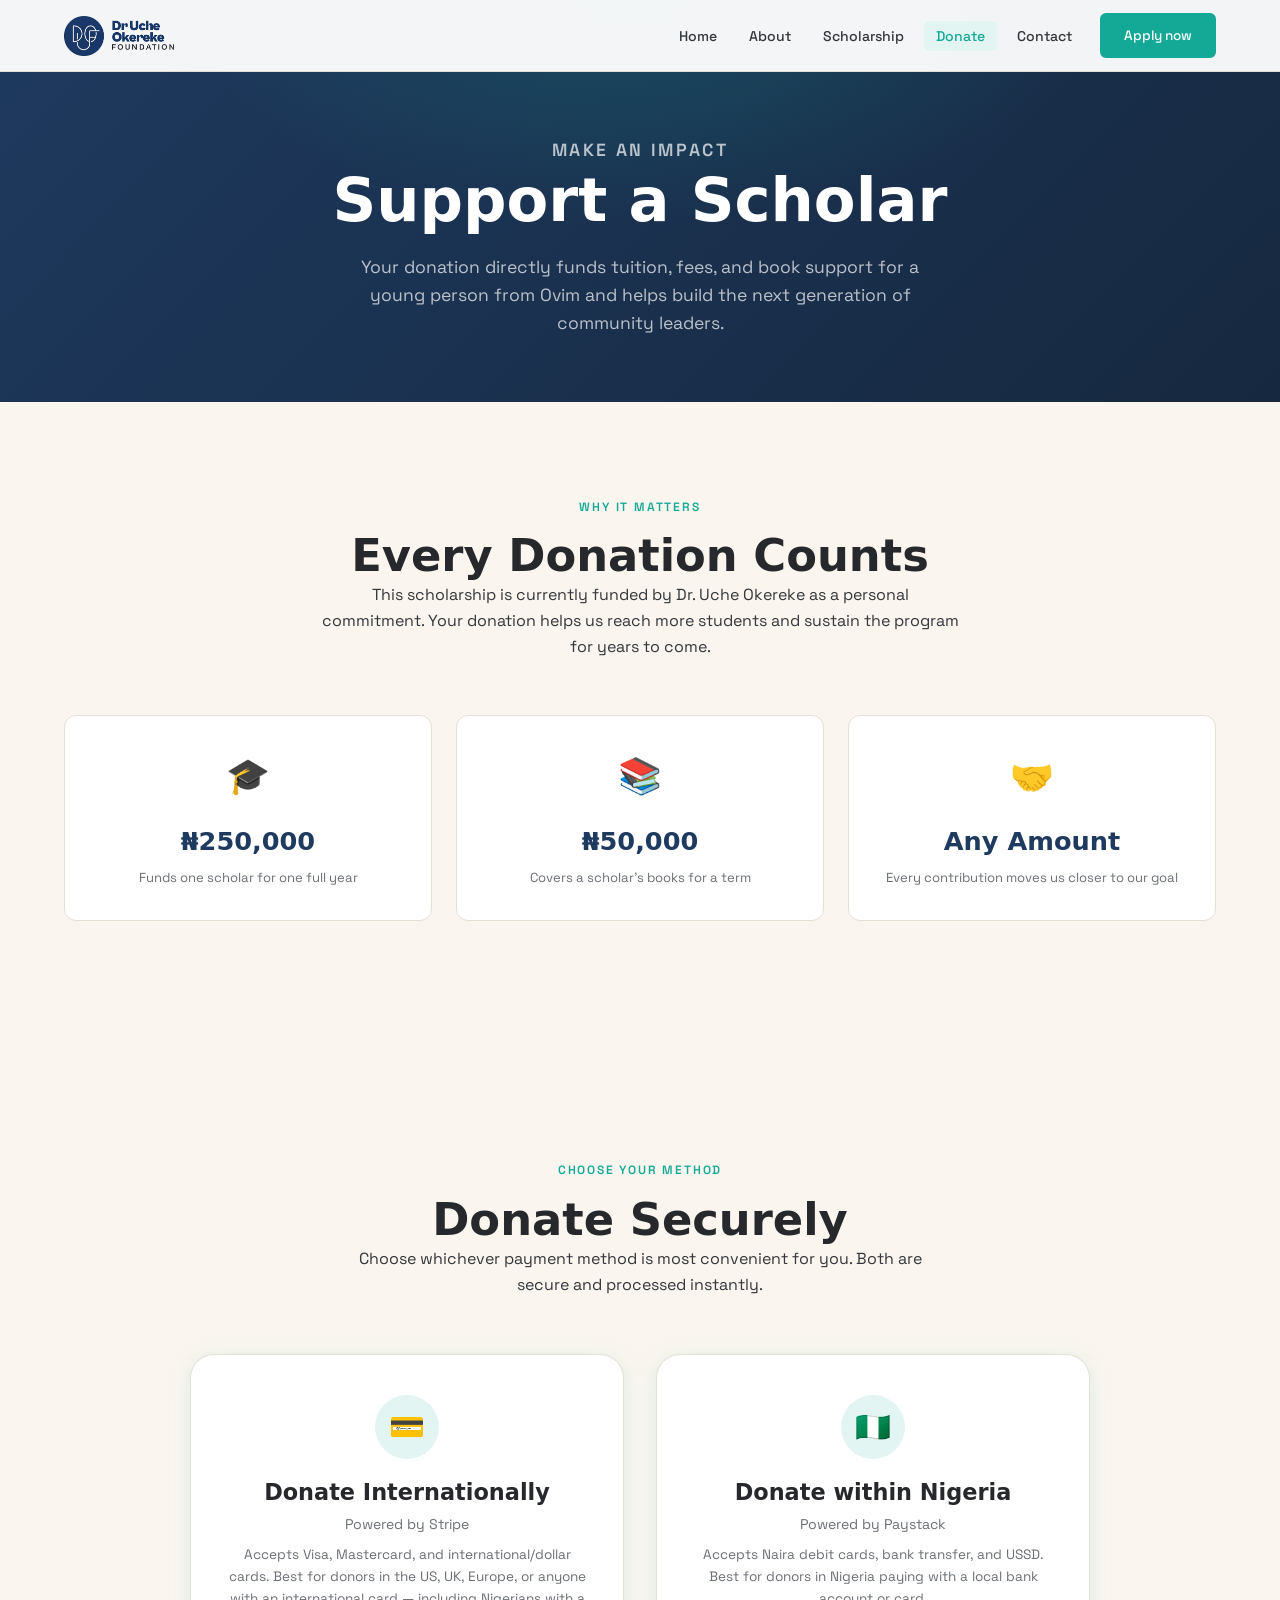
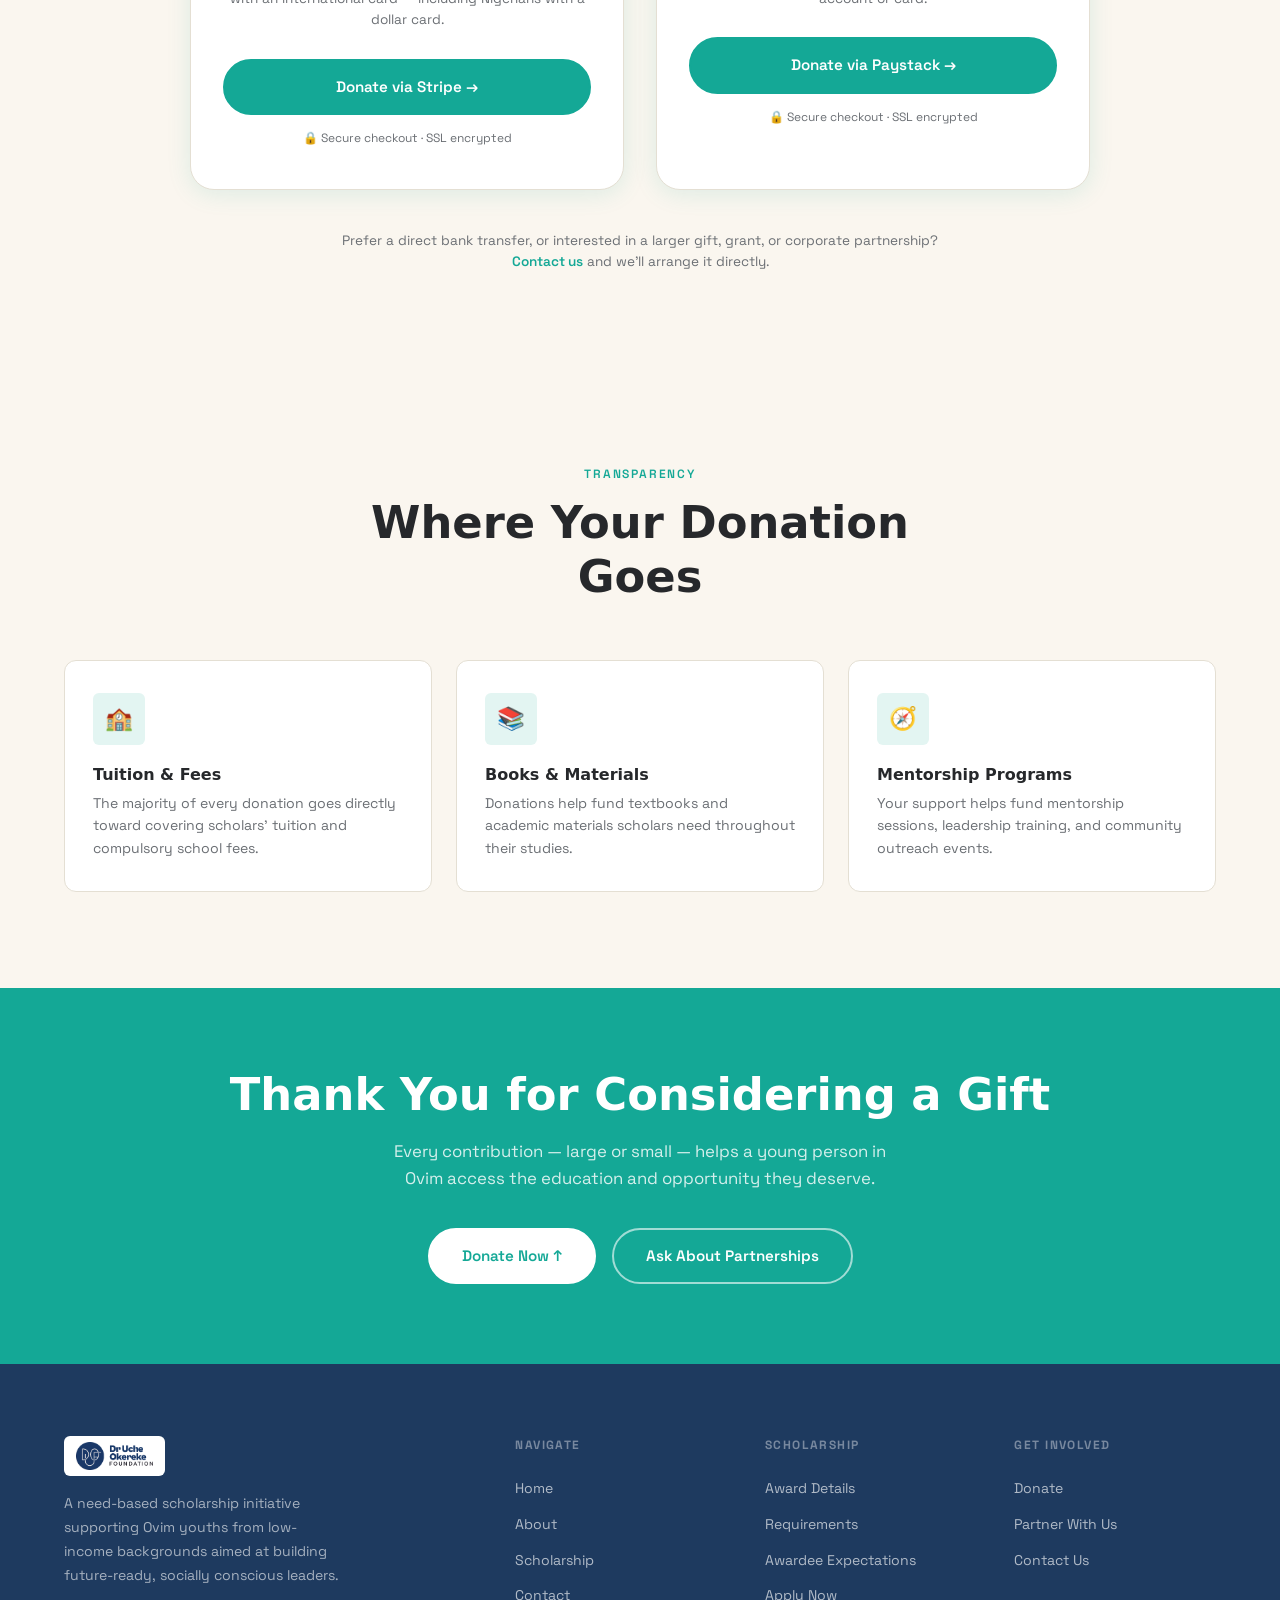
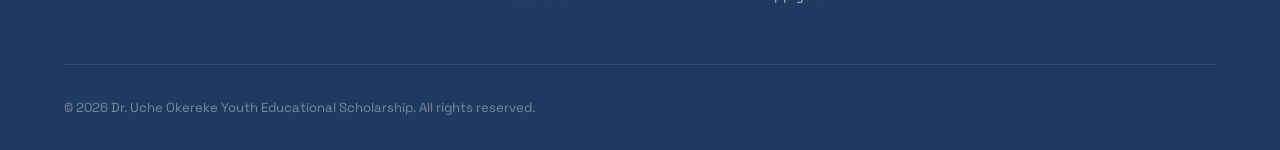
<file: donate.html>
<!DOCTYPE html>
<html lang="en">
<head>
  <meta charset="UTF-8" />
  <meta name="viewport" content="width=device-width, initial-scale=1.0" />
  <title>Donate — Dr. Uche Okereke Youth Educational Scholarship</title>
  <meta property="og:site_name" content="Dr. Uche Okereke Foundation">
  <meta name="description" content="Support the Dr. Uche Okereke Youth Educational Scholarship. Every donation helps a young person from Ovim access higher education." />
  <link rel="stylesheet" href="css/styles.css" />
  <link rel="icon" type="image/png" sizes="32x32" href="/assets/favicon-32x32.png">
  <link rel="icon" type="image/png" sizes="16x16" href="/assets/favicon-16x16.png">
</head>
<body>

  <nav class="navbar" role="navigation" aria-label="Main navigation">
    <div class="container">
      <a href="/" class="nav-logo">
        <img src="/assets/duof-logo.png" alt="Dr Uche Okereke Foundation" class="nav-logo__full">
      </a>
      <button class="nav-toggle" id="navToggle" aria-label="Toggle menu" aria-expanded="false">
        <span></span><span></span><span></span>
      </button>
      <ul class="nav-links" id="navLinks" role="list">
        <li><a href="/">Home</a></li>
        <li><a href="/about">About</a></li>
        <li><a href="/scholarship">Scholarship</a></li>
        <li><a href="/donate" class="active">Donate</a></li>
        <li><a href="/contact">Contact</a></li>
        <li><a href="/application" class="btn btn--primary">Apply now</a></li>
      </ul>
    </div>
  </nav>


  <!-- PAGE HERO -->
  <div class="page-hero">
    <div class="container">
      <p class="eyebrow eyebrow--white">Make an Impact</p>
      <h1>Support a Scholar</h1>
      <p>Your donation directly funds tuition, fees, and book support for a young person from Ovim and helps build the next generation of community leaders.</p>
    </div>
  </div>


  <!-- WHY DONATE -->
  <section class="section">
    <div class="container">
      <div style="text-align:center;max-width:640px;margin:0 auto 56px;" class="fade-up">
        <p class="eyebrow">Why It Matters</p>
        <h2>Every Donation Counts</h2>
        <p>This scholarship is currently funded by Dr. Uche Okereke as a personal commitment. Your donation helps us reach more students and sustain the program for years to come.</p>
      </div>

      <div class="award-cards fade-up-stagger">
        <div class="award-card">
          <div class="award-card__icon">🎓</div>
          <div class="award-card__value">₦250,000</div>
          <div class="award-card__label">Funds one scholar for one full year</div>
        </div>
        <div class="award-card">
          <div class="award-card__icon">📚</div>
          <div class="award-card__value">₦50,000</div>
          <div class="award-card__label">Covers a scholar's books for a term</div>
        </div>
        <div class="award-card">
          <div class="award-card__icon">🤝</div>
          <div class="award-card__value">Any Amount</div>
          <div class="award-card__label">Every contribution moves us closer to our goal</div>
        </div>
      </div>
    </div>
  </section>


  <!-- DONATION OPTIONS -->
  <section class="section section--alt">
    <div class="container">
      <div style="text-align:center;max-width:600px;margin:0 auto 56px;" class="fade-up">
        <p class="eyebrow">Choose Your Method</p>
        <h2>Donate Securely</h2>
        <p>Choose whichever payment method is most convenient for you. Both are secure and processed instantly.</p>
      </div>

      <div style="display:grid;grid-template-columns:1fr 1fr;gap:32px;max-width:900px;margin:0 auto;" class="fade-up-stagger donate-methods">

        <!-- STRIPE CARD -->
        <div style="background:var(--white);border:1px solid var(--border);border-radius:var(--radius-lg);padding:40px 32px;text-align:center;box-shadow:var(--shadow);">
          <div style="width:64px;height:64px;background:var(--lavender);border-radius:50%;display:flex;align-items:center;justify-content:center;font-size:1.8rem;margin:0 auto 20px;">💳</div>
          <h3 style="margin-bottom:8px;">Donate Internationally</h3>
          <p style="font-size:0.88rem;color:var(--text-muted);margin-bottom:8px;">Powered by Stripe</p>
          <p style="font-size:0.85rem;color:var(--text-muted);margin-bottom:28px;">
            Accepts Visa, Mastercard, and international/dollar cards. Best for donors in the
            US, UK, Europe, or anyone with an international card — including Nigerians with
            a dollar card.
          </p>
          <!--
            ============================================================
            STRIPE SETUP
            ============================================================
            1. Go to https://stripe.com and create/verify your account
            2. In your Stripe Dashboard, go to "Payment Links"
            3. Create a new payment link (set it as a donation — customer
               can choose amount, or set fixed tiers)
            4. Copy the link (looks like https://buy.stripe.com/xxxxxxx)
            5. Replace the href below with your real Stripe payment link
            ============================================================
          -->
          <a target="_blank" rel="noopener" class="btn btn--primary" style="width:100%;justify-content:center;display:flex;">
            Donate via Stripe → <!-- href="https://buy.stripe.com/REPLACE_WITH_YOUR_LINK" --> 
          </a>
          <p style="font-size:0.75rem;color:var(--text-muted);margin-top:14px;">🔒 Secure checkout · SSL encrypted</p>
        </div>

        <!-- PAYSTACK CARD -->
        <div style="background:var(--white);border:1px solid var(--border);border-radius:var(--radius-lg);padding:40px 32px;text-align:center;box-shadow:var(--shadow);">
          <div style="width:64px;height:64px;background:var(--lavender);border-radius:50%;display:flex;align-items:center;justify-content:center;font-size:1.8rem;margin:0 auto 20px;">🇳🇬</div>
          <h3 style="margin-bottom:8px;">Donate within Nigeria</h3>
          <p style="font-size:0.88rem;color:var(--text-muted);margin-bottom:8px;">Powered by Paystack</p>
          <p style="font-size:0.85rem;color:var(--text-muted);margin-bottom:28px;">
            Accepts Naira debit cards, bank transfer, and USSD. Best for donors in Nigeria
            paying with a local bank account or card.
          </p>
          <!--
            ============================================================
            PAYSTACK SETUP
            ============================================================
            1. Go to https://paystack.com and create/verify your account
            2. In your Paystack Dashboard, go to "Payment Pages"
            3. Create a new payment page (set it as a donation page —
               customer can choose amount, or set fixed tiers)
            4. Copy the link (looks like https://paystack.com/pay/xxxxxxx)
            5. Replace the href below with your real Paystack payment link
            ============================================================
          -->
          <a target="_blank" rel="noopener" class="btn btn--primary" style="width:100%;justify-content:center;display:flex;">
            Donate via Paystack → <!--href="https://paystack.com/pay/REPLACE_WITH_YOUR_LINK-->
          </a>
          <p style="font-size:0.75rem;color:var(--text-muted);margin-top:14px;">🔒 Secure checkout · SSL encrypted</p>
        </div>

      </div>

      <!-- Bank transfer fallback -->
      <div style="max-width:600px;margin:40px auto 0;text-align:center;" class="fade-up">
        <p style="font-size:0.85rem;color:var(--text-muted);">
          Prefer a direct bank transfer, or interested in a larger gift, grant, or corporate
          partnership? <a href="/contact" style="color:var(--vivid-purple);font-weight:600;">Contact us</a> and we'll arrange it directly.
        </p>
      </div>
    </div>
  </section>


  <!-- IMPACT / TRUST -->
  <section class="section">
    <div class="container">
      <div style="text-align:center;max-width:600px;margin:0 auto 56px;" class="fade-up">
        <p class="eyebrow">Transparency</p>
        <h2>Where Your Donation Goes</h2>
      </div>

      <div class="eligibility-grid fade-up-stagger">
        <div class="eligibility-card">
          <div class="eligibility-card__icon">🏫</div>
          <h3>Tuition &amp; Fees</h3>
          <p>The majority of every donation goes directly toward covering scholars' tuition and compulsory school fees.</p>
        </div>
        <div class="eligibility-card">
          <div class="eligibility-card__icon">📚</div>
          <h3>Books &amp; Materials</h3>
          <p>Donations help fund textbooks and academic materials scholars need throughout their studies.</p>
        </div>
        <div class="eligibility-card">
          <div class="eligibility-card__icon">🧭</div>
          <h3>Mentorship Programs</h3>
          <p>Your support helps fund mentorship sessions, leadership training, and community outreach events.</p>
        </div>
      </div>
    </div>
  </section>


  <!-- CTA -->
  <section class="section" style="background:var(--vivid-purple);text-align:center;padding:80px 0;">
    <div class="container fade-up">
      <h2 style="color:white;margin-bottom:16px;">Thank You for Considering a Gift</h2>
      <p style="color:rgba(255,255,255,0.82);max-width:500px;margin:0 auto 36px;font-size:1.05rem;">
        Every contribution — large or small — helps a young person in Ovim access the
        education and opportunity they deserve.
      </p>
      <div style="display:flex;gap:16px;justify-content:center;flex-wrap:wrap;">
        <a href="#" onclick="document.querySelector('.section--alt').scrollIntoView({behavior:'smooth'}); return false;" class="btn btn--white">Donate Now ↑</a>
        <a href="/contact" class="btn btn--outline-white">Ask About Partnerships</a>
      </div>
    </div>
  </section>


  <!-- FOOTER -->
  <footer class="footer">
    <div class="container">
      <div class="footer-grid">
        <div class="footer-brand">
          <div class="nav-logo" style="margin-bottom:12px;">
            <img src="/assets/duof-logo.png" alt="Dr Uche Okereke Foundation" class="nav-logo__full">
          </div>
          <p>A need-based scholarship initiative supporting Ovim youths from low-income backgrounds aimed at building future-ready, socially conscious leaders.</p>
        </div>
        <div>
          <div class="footer-col__title">Navigate</div>
          <ul class="footer-col__links">
            <li><a href="/">Home</a></li>
            <li><a href="/about">About</a></li>
            <li><a href="/scholarship">Scholarship</a></li>
            <li><a href="/contact">Contact</a></li>
          </ul>
        </div>
        <div>
          <div class="footer-col__title">Scholarship</div>
          <ul class="footer-col__links">
            <li><a href="/scholarship">Award Details</a></li>
            <li><a href="/scholarship#requirements">Requirements</a></li>
            <li><a href="/scholarship#expectations">Awardee Expectations</a></li>
            <li><a href="/application">Apply Now</a></li>
          </ul>
        </div>
        <div>
          <div class="footer-col__title">Get Involved</div>
          <ul class="footer-col__links">
            <li><a href="/donate">Donate</a></li>
            <li><a href="/contact">Partner With Us</a></li>
            <li><a href="/contact">Contact Us</a></li>
          </ul>
        </div>
      </div>
      <div class="footer-bottom">
        <p>© 2026 Dr. Uche Okereke Youth Educational Scholarship. All rights reserved.</p>
        <!--<div class="social-links">
          <a href="#" class="social-link" aria-label="Facebook">f</a>
          <a href="#" class="social-link" aria-label="Instagram">in</a>
          <a href="#" class="social-link" aria-label="Twitter">𝕏</a>
        </div>-->
      </div>
    </div>
  </footer>

  <script src="js/main.js"></script>
</body>
</html>
</file>
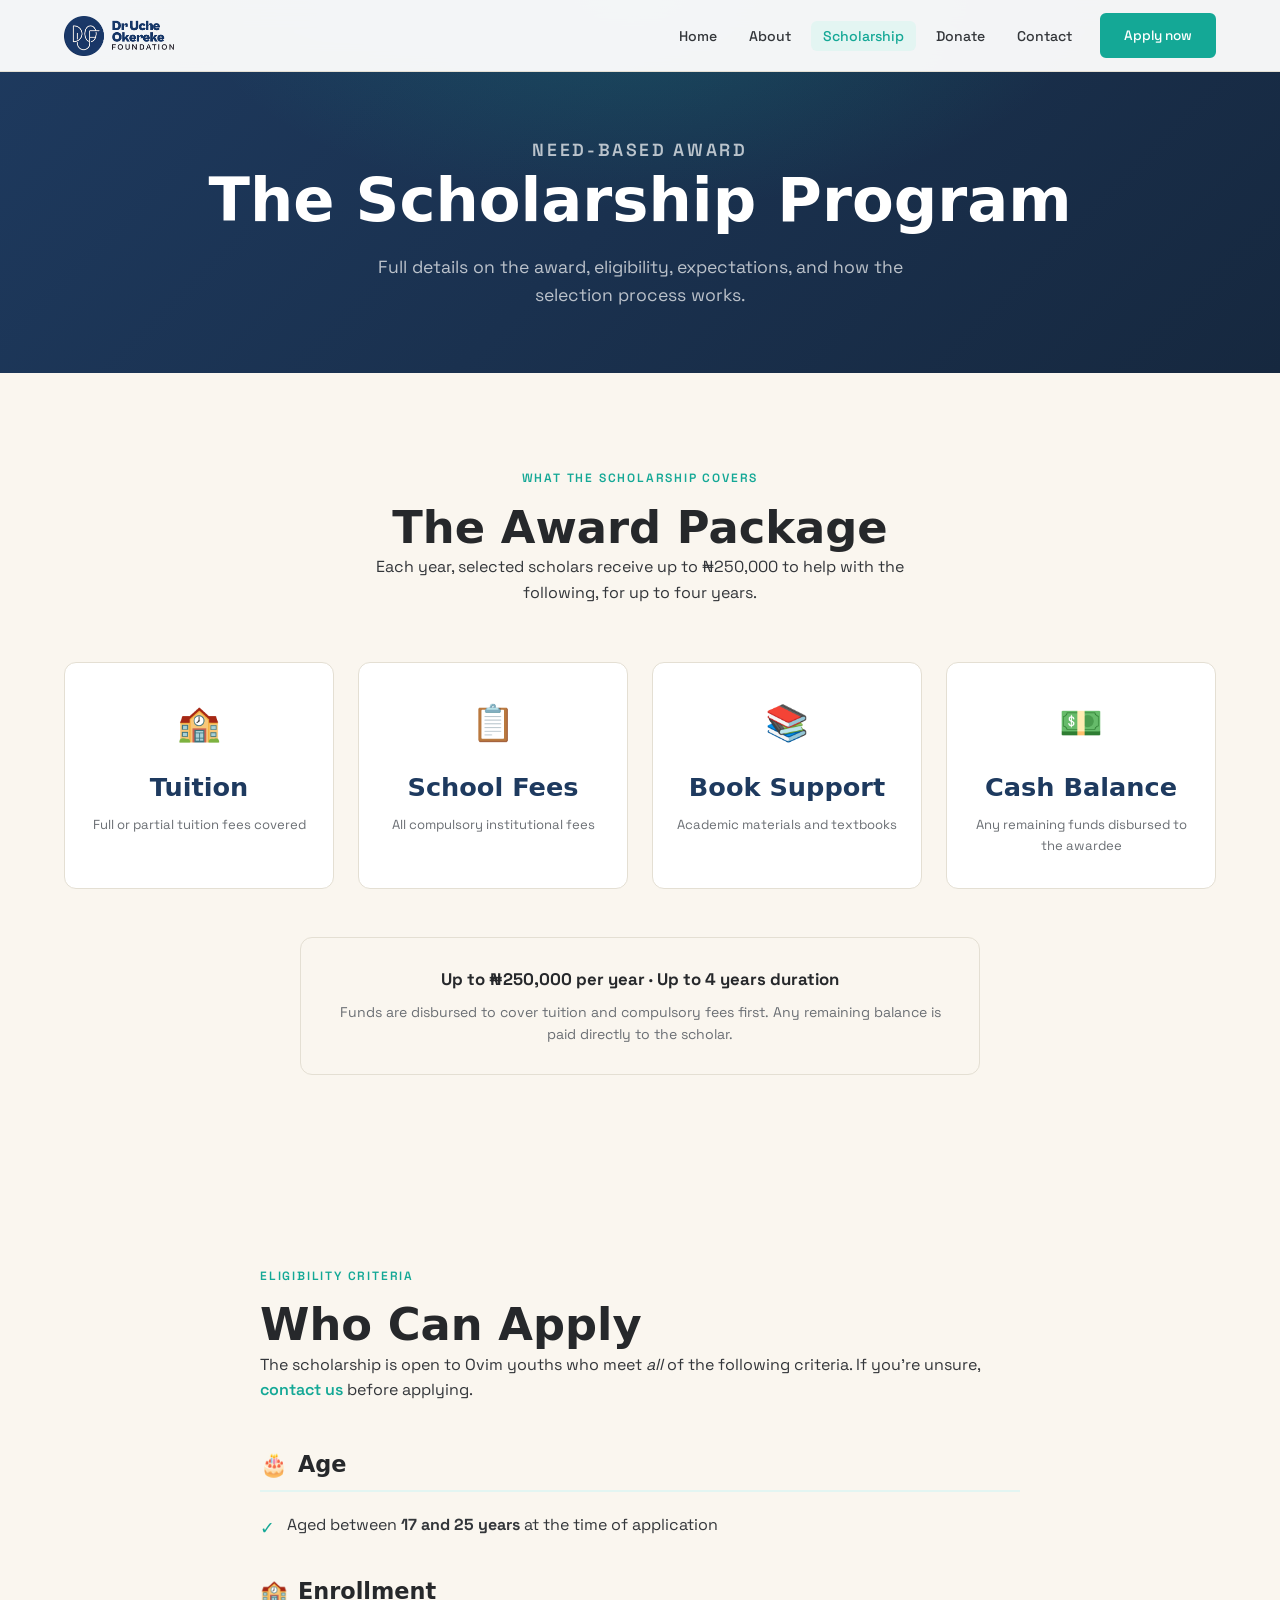
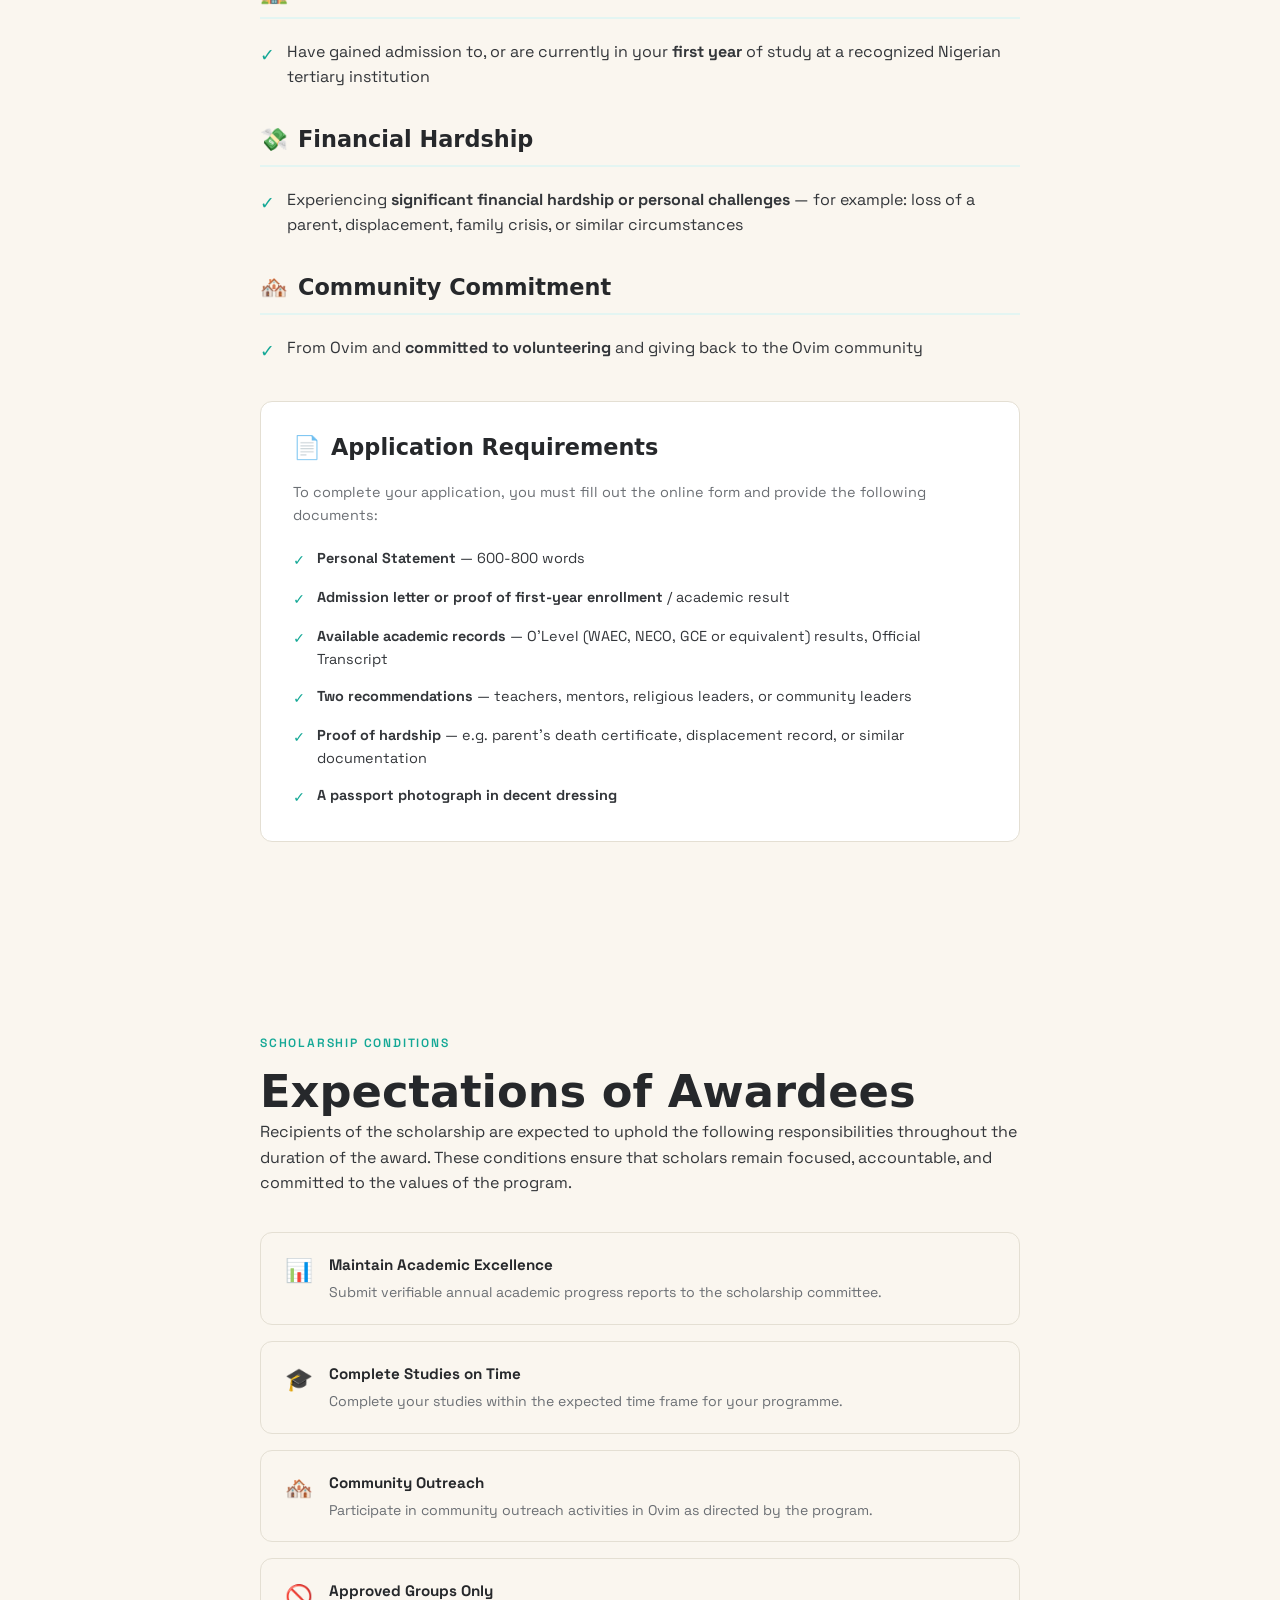
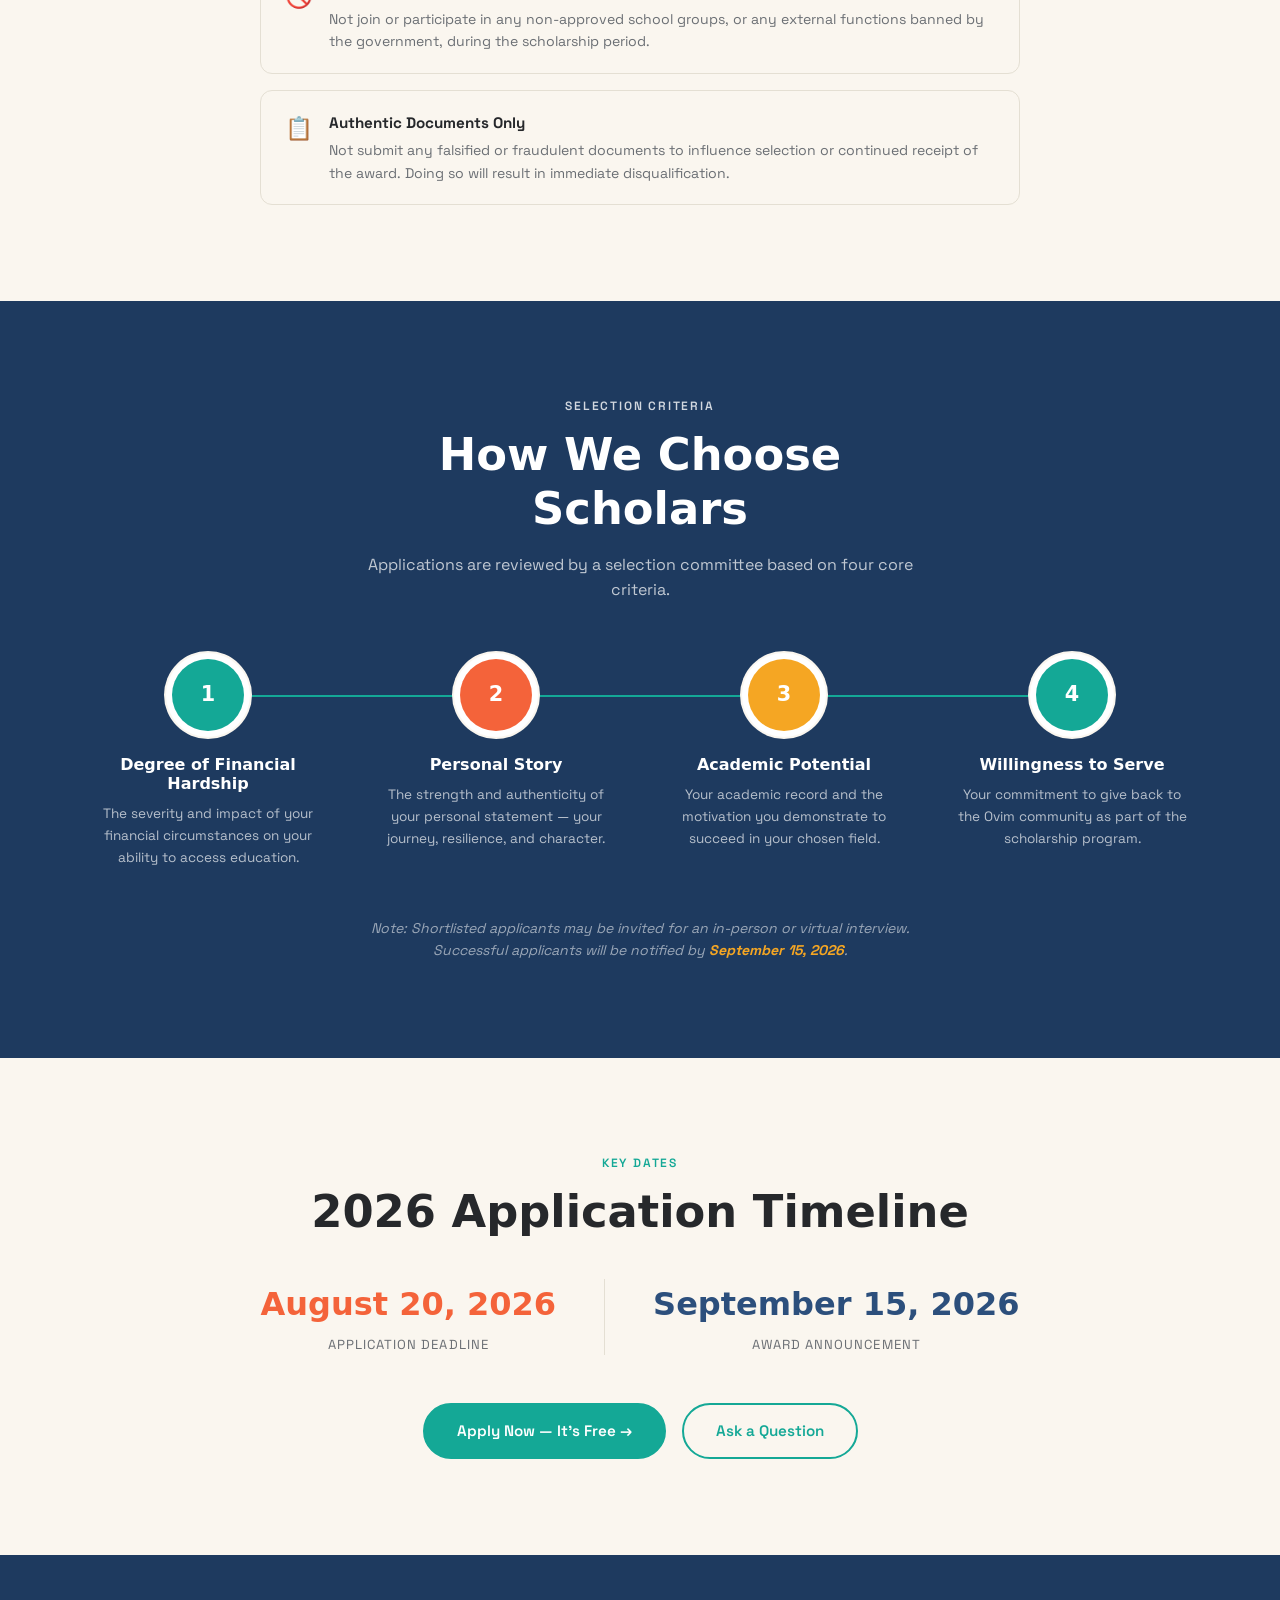
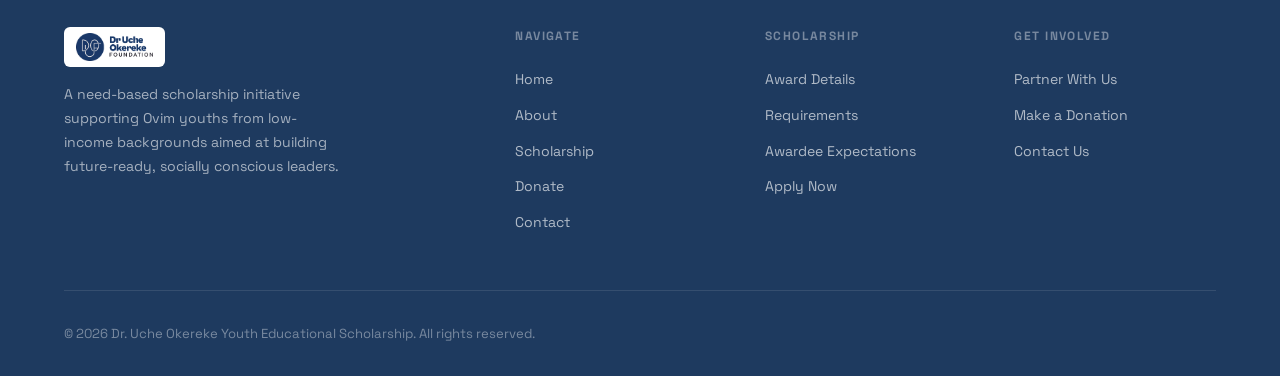
<file: scholarship.html>
<!DOCTYPE html>
<html lang="en">
<head>
  <meta charset="UTF-8" />
  <meta name="viewport" content="width=device-width, initial-scale=1.0" />
  <title>Scholarship Details — Dr. Uche Okereke Youth Educational Scholarship</title>
  <meta property="og:site_name" content="Dr. Uche Okereke Foundation">
  <meta name="description" content="Full award details, eligibility requirements, awardee expectations, and the selection process for the Dr. Uche Okereke Scholarship." />
  <link rel="stylesheet" href="css/styles.css" />
  <link rel="icon" type="image/png" sizes="32x32" href="/assets/favicon-32x32.png">
  <link rel="icon" type="image/png" sizes="16x16" href="/assets/favicon-16x16.png">
</head>
<body>

  <nav class="navbar" role="navigation" aria-label="Main navigation">
    <div class="container">
      <a href="/" class="nav-logo">
        <img src="/assets/duof-logo.png" alt="Dr Uche Okereke Foundation" class="nav-logo__full">
      </a>
      <button class="nav-toggle" id="navToggle" aria-label="Toggle menu" aria-expanded="false">
        <span></span><span></span><span></span>
      </button>
      <ul class="nav-links" id="navLinks" role="list">
        <li><a href="/">Home</a></li>
        <li><a href="/about">About</a></li>
        <li><a href="/scholarship" class="active">Scholarship</a></li>
        <li><a href="/donate">Donate</a></li>
        <li><a href="/contact">Contact</a></li>
        <li><a href="/application" class="btn btn--primary">Apply now</a></li>
      </ul>
    </div>
  </nav>


  <div class="page-hero">
    <div class="container">
      <p class="eyebrow eyebrow--white">Need-Based Award</p>
      <h1>The Scholarship Program</h1>
      <p>Full details on the award, eligibility, expectations, and how the selection process works.</p>
    </div>
  </div>


  <!-- AWARD DETAILS -->
  <section class="section">
    <div class="container">
      <div style="text-align:center;max-width:600px;margin:0 auto 56px;" class="fade-up">
        <p class="eyebrow">What the Scholarship Covers</p>
        <h2>The Award Package</h2>
        <p>Each year, selected scholars receive up to ₦250,000 to help with the following, for up to four years.</p>
      </div>

      <div class="award-cards fade-up-stagger">
        <div class="award-card">
          <div class="award-card__icon">🏫</div>
          <div class="award-card__value">Tuition</div>
          <div class="award-card__label">Full or partial tuition fees covered</div>
        </div>
        <div class="award-card">
          <div class="award-card__icon">📋</div>
          <div class="award-card__value">School Fees</div>
          <div class="award-card__label">All compulsory institutional fees</div>
        </div>
        <div class="award-card">
          <div class="award-card__icon">📚</div>
          <div class="award-card__value">Book Support</div>
          <div class="award-card__label">Academic materials and textbooks</div>
        </div>
        <div class="award-card">
          <div class="award-card__icon">💵</div>
          <div class="award-card__value">Cash Balance</div>
          <div class="award-card__label">Any remaining funds disbursed to the awardee</div>
        </div>
      </div>

      <div style="text-align:center;margin-top:40px;padding:28px;background:var(--off-white);border:1px solid var(--border);border-radius:var(--radius-md);max-width:680px;margin-left:auto;margin-right:auto;" class="fade-up">
        <p style="font-size:1.05rem;color:var(--text-dark);"><strong>Up to ₦250,000 per year · Up to 4 years duration</strong></p>
        <p style="font-size:0.88rem;color:var(--text-muted);margin-top:8px;">Funds are disbursed to cover tuition and compulsory fees first. Any remaining balance is paid directly to the scholar.</p>
      </div>
    </div>
  </section>


  <!-- REQUIREMENTS -->
  <section class="section section--alt" id="requirements">
    <div class="container">
      <div style="max-width:760px;margin:0 auto;">
        <div class="fade-up" style="margin-bottom:48px;">
          <p class="eyebrow">Eligibility Criteria</p>
          <h2>Who Can Apply</h2>
          <p>The scholarship is open to Ovim youths who meet <em>all</em> of the following criteria. If you're unsure, <a href="/contact" style="color:var(--vivid-purple);font-weight:600;">contact us</a> before applying.</p>
        </div>

        <div class="fade-up" style="margin-bottom:36px;">
          <h3 style="display:flex;align-items:center;gap:10px;margin-bottom:20px;padding-bottom:12px;border-bottom:2px solid var(--lavender);">
            <span>🎂</span> Age
          </h3>
          <ul style="display:flex;flex-direction:column;gap:12px;">
            <li style="display:flex;gap:12px;align-items:flex-start;">
              <span style="color:var(--vivid-purple);font-size:1.1rem;flex-shrink:0;margin-top:2px;">✓</span>
              <span>Aged between <strong>17 and 25 years</strong> at the time of application</span>
            </li>
          </ul>
        </div>

        <div class="fade-up" style="margin-bottom:36px;">
          <h3 style="display:flex;align-items:center;gap:10px;margin-bottom:20px;padding-bottom:12px;border-bottom:2px solid var(--lavender);">
            <span>🏫</span> Enrollment
          </h3>
          <ul style="display:flex;flex-direction:column;gap:12px;">
            <li style="display:flex;gap:12px;align-items:flex-start;">
              <span style="color:var(--vivid-purple);font-size:1.1rem;flex-shrink:0;margin-top:2px;">✓</span>
              <span>Have gained admission to, or are currently in your <strong>first year</strong> of study at a recognized Nigerian tertiary institution</span>
            </li>
          </ul>
        </div>

        <div class="fade-up" style="margin-bottom:36px;">
          <h3 style="display:flex;align-items:center;gap:10px;margin-bottom:20px;padding-bottom:12px;border-bottom:2px solid var(--lavender);">
            <span>💸</span> Financial Hardship
          </h3>
          <ul style="display:flex;flex-direction:column;gap:12px;">
            <li style="display:flex;gap:12px;align-items:flex-start;">
              <span style="color:var(--vivid-purple);font-size:1.1rem;flex-shrink:0;margin-top:2px;">✓</span>
              <span>Experiencing <strong>significant financial hardship or personal challenges</strong> — for example: loss of a parent, displacement, family crisis, or similar circumstances</span>
            </li>
          </ul>
        </div>

        <div class="fade-up" style="margin-bottom:36px;">
          <h3 style="display:flex;align-items:center;gap:10px;margin-bottom:20px;padding-bottom:12px;border-bottom:2px solid var(--lavender);">
            <span>🏘️</span> Community Commitment
          </h3>
          <ul style="display:flex;flex-direction:column;gap:12px;">
            <li style="display:flex;gap:12px;align-items:flex-start;">
              <span style="color:var(--vivid-purple);font-size:1.1rem;flex-shrink:0;margin-top:2px;">✓</span>
              <span>From Ovim and <strong>committed to volunteering</strong> and giving back to the Ovim community</span>
            </li>
          </ul>
        </div>

        <!-- Documents box -->
        <div class="fade-up" style="background:var(--white);border:1px solid var(--border);border-radius:var(--radius-md);padding:32px;">
          <h3 style="display:flex;align-items:center;gap:10px;margin-bottom:20px;">
            <span>📄</span> Application Requirements
          </h3>
          <p style="margin-bottom:20px;font-size:0.9rem;color:var(--text-muted);">To complete your application, you must fill out the online form and provide the following documents:</p>
          <div style="display:flex;flex-direction:column;gap:14px;">
            <div style="display:flex;gap:12px;align-items:flex-start;font-size:0.9rem;">
              <span style="color:var(--vivid-purple);flex-shrink:0;margin-top:2px;">✓</span>
              <span><strong>Personal Statement</strong> — 600-800 words</span>
            </div>
            <div style="display:flex;gap:12px;align-items:flex-start;font-size:0.9rem;">
              <span style="color:var(--vivid-purple);flex-shrink:0;margin-top:2px;">✓</span>
              <span><strong>Admission letter or proof of first-year enrollment</strong> / academic result</span>
            </div>
            <div style="display:flex;gap:12px;align-items:flex-start;font-size:0.9rem;">
              <span style="color:var(--vivid-purple);flex-shrink:0;margin-top:2px;">✓</span>
              <span><strong>Available academic records</strong> — O'Level (WAEC, NECO, GCE or equivalent) results, Official Transcript </span>
            </div>
            <div style="display:flex;gap:12px;align-items:flex-start;font-size:0.9rem;">
              <span style="color:var(--vivid-purple);flex-shrink:0;margin-top:2px;">✓</span>
              <span><strong>Two recommendations</strong> — teachers, mentors, religious leaders, or community leaders</span>
            </div>
            <div style="display:flex;gap:12px;align-items:flex-start;font-size:0.9rem;">
              <span style="color:var(--vivid-purple);flex-shrink:0;margin-top:2px;">✓</span>
              <span><strong>Proof of hardship</strong> — e.g. parent's death certificate, displacement record, or similar documentation</span>
            </div>
            <div style="display:flex;gap:12px;align-items:flex-start;font-size:0.9rem;">
              <span style="color:var(--vivid-purple);flex-shrink:0;margin-top:2px;">✓</span>
              <span><strong>A passport photograph in decent dressing</strong></span>
            </div>
          </div>
        </div>
      </div>
    </div>
  </section>


  <!-- AWARDEE EXPECTATIONS -->
  <section class="section" id="expectations">
    <div class="container">
      <div style="max-width:760px;margin:0 auto;" class="fade-up">
        <p class="eyebrow">Scholarship Conditions</p>
        <h2>Expectations of Awardees</h2>
        <p style="margin-bottom:36px;">
          Recipients of the scholarship are expected to uphold the following responsibilities
          throughout the duration of the award. These conditions ensure that scholars remain
          focused, accountable, and committed to the values of the program.
        </p>

        <div style="display:flex;flex-direction:column;gap:16px;">
          <div style="display:flex;gap:16px;align-items:flex-start;padding:20px 24px;background:var(--off-white);border:1px solid var(--border);border-radius:var(--radius-md);">
            <span style="font-size:1.4rem;flex-shrink:0;">📊</span>
            <div>
              <div style="font-weight:700;font-size:0.95rem;color:var(--text-dark);margin-bottom:4px;">Maintain Academic Excellence</div>
              <div style="font-size:0.88rem;color:var(--text-muted);">Submit verifiable annual academic progress reports to the scholarship committee.</div>
            </div>
          </div>
          <div style="display:flex;gap:16px;align-items:flex-start;padding:20px 24px;background:var(--off-white);border:1px solid var(--border);border-radius:var(--radius-md);">
            <span style="font-size:1.4rem;flex-shrink:0;">🎓</span>
            <div>
              <div style="font-weight:700;font-size:0.95rem;color:var(--text-dark);margin-bottom:4px;">Complete Studies on Time</div>
              <div style="font-size:0.88rem;color:var(--text-muted);">Complete your studies within the expected time frame for your programme.</div>
            </div>
          </div>
          <div style="display:flex;gap:16px;align-items:flex-start;padding:20px 24px;background:var(--off-white);border:1px solid var(--border);border-radius:var(--radius-md);">
            <span style="font-size:1.4rem;flex-shrink:0;">🏘️</span>
            <div>
              <div style="font-weight:700;font-size:0.95rem;color:var(--text-dark);margin-bottom:4px;">Community Outreach</div>
              <div style="font-size:0.88rem;color:var(--text-muted);">Participate in community outreach activities in Ovim as directed by the program.</div>
            </div>
          </div>
          <div style="display:flex;gap:16px;align-items:flex-start;padding:20px 24px;background:var(--off-white);border:1px solid var(--border);border-radius:var(--radius-md);">
            <span style="font-size:1.4rem;flex-shrink:0;">🚫</span>
            <div>
              <div style="font-weight:700;font-size:0.95rem;color:var(--text-dark);margin-bottom:4px;">Approved Groups Only</div>
              <div style="font-size:0.88rem;color:var(--text-muted);">Not join or participate in any non-approved school groups, or any external functions banned by the government, during the scholarship period.</div>
            </div>
          </div>
          <div style="display:flex;gap:16px;align-items:flex-start;padding:20px 24px;background:var(--off-white);border:1px solid var(--border);border-radius:var(--radius-md);">
            <span style="font-size:1.4rem;flex-shrink:0;">📋</span>
            <div>
              <div style="font-weight:700;font-size:0.95rem;color:var(--text-dark);margin-bottom:4px;">Authentic Documents Only</div>
              <div style="font-size:0.88rem;color:var(--text-muted);">Not submit any falsified or fraudulent documents to influence selection or continued receipt of the award. Doing so will result in immediate disqualification.</div>
            </div>
          </div>
        </div>
      </div>
    </div>
  </section>


  <!-- SELECTION PROCESS -->
  <section class="section section--dark">
    <div class="container">
      <div style="text-align:center;max-width:560px;margin:0 auto 0;" class="fade-up">
        <p class="eyebrow eyebrow--white">Selection Criteria</p>
        <h2>How We Choose Scholars</h2>
        <p style="color:rgba(255,255,255,0.72);margin-top:16px;">Applications are reviewed by a selection committee based on four core criteria.</p>
      </div>

      <div class="process-steps fade-up-stagger">
        <div class="step">
          <div class="step__num">1</div>
          <h3>Degree of Financial Hardship</h3>
          <p>The severity and impact of your financial circumstances on your ability to access education.</p>
        </div>
        <div class="step">
          <div class="step__num">2</div>
          <h3>Personal Story</h3>
          <p>The strength and authenticity of your personal statement — your journey, resilience, and character.</p>
        </div>
        <div class="step">
          <div class="step__num">3</div>
          <h3>Academic Potential</h3>
          <p>Your academic record and the motivation you demonstrate to succeed in your chosen field.</p>
        </div>
        <div class="step">
          <div class="step__num">4</div>
          <h3>Willingness to Serve</h3>
          <p>Your commitment to give back to the Ovim community as part of the scholarship program.</p>
        </div>
      </div>

      <p style="text-align:center;color:rgba(255,255,255,0.55);font-size:0.88rem;margin-top:48px;font-style:italic;">
        Note: Shortlisted applicants may be invited for an in-person or virtual interview. <br>
        Successful applicants will be notified by <strong style="color:#f5a623;">September 15, 2026</strong>.
      </p>
    </div>
  </section>


  <!-- KEY DATES + CTA -->
  <section class="section" style="text-align:center;">
    <div class="container fade-up">
      <p class="eyebrow">Key Dates</p>
      <h2>2026 Application Timeline</h2>

      <div style="display:flex;justify-content:center;gap:48px;flex-wrap:wrap;margin:40px 0 48px;">
        <div>
          <div style="font-family:var(--display-font);font-size:2rem;color:var(--hopeful-coral);font-weight:700;">August 20, 2026</div>
          <div style="font-size:0.82rem;color:var(--text-muted);text-transform:uppercase;letter-spacing:0.08em;margin-top:4px;">Application Deadline</div>
        </div>
        <div style="width:1px;background:var(--border);"></div>
        <div>
          <div style="font-family:var(--display-font);font-size:2rem;color:var(--royal-blue);font-weight:700;">September 15, 2026</div>
          <div style="font-size:0.82rem;color:var(--text-muted);text-transform:uppercase;letter-spacing:0.08em;margin-top:4px;">Award Announcement</div>
        </div>
      </div>

      <div style="display:flex;gap:16px;justify-content:center;flex-wrap:wrap;">
        <a href="/application" class="btn btn--primary">Apply Now — It's Free →</a>
        <a href="/contact" class="btn btn--outline">Ask a Question</a>
      </div>
    </div>
  </section>


  <!-- FOOTER -->
  <footer class="footer">
    <div class="container">
      <div class="footer-grid">
        <div class="footer-brand">
          <div class="nav-logo" style="margin-bottom:12px;">
            <img src="/assets/duof-logo.png" alt="Dr Uche Okereke Foundation" class="nav-logo__full">
          </div>
          <p>A need-based scholarship initiative supporting Ovim youths from low-income backgrounds aimed at building future-ready, socially conscious leaders.</p>
        </div>
        <div>
          <div class="footer-col__title">Navigate</div>
          <ul class="footer-col__links">
            <li><a href="/">Home</a></li>
            <li><a href="/about">About</a></li>
            <li><a href="/scholarship">Scholarship</a></li>
            <li><a href="/donate">Donate</a></li>
        <li><a href="/contact">Contact</a></li>
          </ul>
        </div>
        <div>
          <div class="footer-col__title">Scholarship</div>
          <ul class="footer-col__links">
            <li><a href="/scholarship">Award Details</a></li>
            <li><a href="/scholarship#requirements">Requirements</a></li>
            <li><a href="/scholarship#expectations">Awardee Expectations</a></li>
            <li><a href="/application">Apply Now</a></li>
          </ul>
        </div>
        <div>
          <div class="footer-col__title">Get Involved</div>
          <ul class="footer-col__links">
            <li><a href="/contact">Partner With Us</a></li>
            <li><a href="/donate">Make a Donation</a></li>
            <li><a href="/contact">Contact Us</a></li>
          </ul>
        </div>
      </div>
      <div class="footer-bottom">
        <p>© 2026 Dr. Uche Okereke Youth Educational Scholarship. All rights reserved.</p>
        <!--<div class="social-links">
          <a href="#" class="social-link" aria-label="Facebook">f</a>
          <a href="#" class="social-link" aria-label="Instagram">in</a>
          <a href="#" class="social-link" aria-label="Twitter">𝕏</a>
        </div>-->
      </div>
    </div>
  </footer>

  <script src="js/main.js"></script>
</body>
</html>
</file>
<file: css/styles.css>
/* ============================================================
   SCHOLARSHIP FOUNDATION — Global Styles
   Color Scheme: DUOF Brand Palette (Deep Horizon Blue · Rising Teal · Coral · Gold)
   ============================================================ */

/* ---------- Google Fonts ---------- */
@import url('https://api.fontshare.com/v2/css?f[]=cabinet-grotesk@400,500,600,700,800&display=swap');
@import url('https://fonts.googleapis.com/css2?family=Space+Grotesk:wght@300;400;500;600;700&display=swap');

/* ---------- CSS Variables ---------- */
:root {
  --deep-navy:    #1E3A5F;   /* Deep Horizon Blue — primary/structure */
  --royal-blue:   #2C4F7C;   /* lighter navy tone, for subtle same-hue gradients only */
  --mid-blue:     #2C4F7C;   /* kept in sync with royal-blue */
  --vivid-purple: #14A896;   /* Rising Teal — action: buttons, links, CTAs, progress */
  --soft-purple:  #5FC9BA;   /* light teal — tags/eyebrow text on dark backgrounds */
  --lavender:     #E3F5F2;   /* light teal tint — hover backgrounds */
  --white:        #ffffff;
  --off-white:    #FAF6EF;   /* Warm Sand — section backgrounds */
  --hopeful-coral: #F4633A;  /* urgency: deadlines, callouts — use sparingly */
  --golden:        #F5A623; /* achievement: badges, milestones */
  --text-dark:    #26282B;  /* Charcoal Ink */
  --text-body:    #33363A;
  --text-muted:   #6B6F74;
  --border:       #E4DFD3;

  --display-font: 'Cabinet Grotesk', system-ui, sans-serif;
  --body-font:    'Space Grotesk', system-ui, sans-serif;

  --radius-sm: 6px;
  --radius-md: 12px;
  --radius-lg: 24px;
  --shadow:    0 4px 24px rgba(20, 168, 150, 0.12);
  --shadow-lg: 0 12px 48px rgba(30, 58, 95, 0.18);

  --nav-height: 72px;
  --max-width:  1200px;
}

/* ---------- Reset ---------- */
*, *::before, *::after { box-sizing: border-box; margin: 0; padding: 0; }
html { scroll-behavior: smooth; }
body {
  font-family: var(--body-font);
  color: var(--text-body);
  background: var(--off-white);
  line-height: 1.6;
  -webkit-font-smoothing: antialiased;
}
img { max-width: 100%; display: block; }
a { color: inherit; text-decoration: none; }
ul { list-style: none; }

/* ---------- Utility ---------- */
.container { width: 90%; max-width: var(--max-width); margin: 0 auto; }
.section { padding: 96px 0; }
.section--alt { background: var(--off-white); }
.section--dark { background: var(--deep-navy); color: var(--white); }

.eyebrow {
  font-family: var(--body-font);
  font-size: 0.75rem;
  font-weight: 600;
  letter-spacing: 0.15em;
  text-transform: uppercase;
  color: var(--vivid-purple);
  margin-bottom: 12px;
}
.eyebrow--white { color: var(--soft-purple); }

h1, h2, h3, h4 { font-family: var(--display-font); font-weight: 800; color: var(--text-dark); line-height: 1.2; }
.section--dark h1,
.section--dark h2,
.section--dark h3 { color: var(--white); }

h1 { font-size: clamp(2.4rem, 5vw, 3.8rem); }
h2 { font-size: clamp(1.8rem, 3.5vw, 2.8rem); }
h3 { font-size: 1.4rem; }

p { font-size: 1rem; color: var(--text-body); }
.section--dark p { color: rgba(255,255,255,0.8); }

/* ---------- Buttons ---------- */
.btn {
  display: inline-flex;
  align-items: center;
  gap: 8px;
  padding: 14px 32px;
  border-radius: 50px;
  font-family: var(--body-font);
  font-size: 0.95rem;
  font-weight: 600;
  cursor: pointer;
  border: 2px solid transparent;
  transition: all 0.25s ease;
  white-space: nowrap;
}
.btn--primary {
  background: var(--vivid-purple);
  color: var(--white);
  border-color: var(--vivid-purple);
}
.btn--primary:hover {
  background: #0e8577;
  border-color: #0e8577;
  transform: translateY(-2px);
  box-shadow: 0 8px 24px rgba(20,168,150,0.35);
}
.btn--orange {
  background: var(--hopeful-coral);
  color: var(--white);
  border-color: var(--hopeful-coral);
}
.btn--orange:hover {
  background: #a0442a;
  border-color: #a0442a;
  transform: translateY(-2px);
  box-shadow: 0 8px 24px rgba(186, 115, 40, 0.35);
}
.btn--outline {
  background: transparent;
  color: var(--vivid-purple);
  border-color: var(--vivid-purple);
}
.btn--outline:hover {
  background: var(--vivid-purple);
  color: var(--white);
  transform: translateY(-2px);
}
.btn--white {
  background: var(--white);
  color: var(--vivid-purple);
  border-color: var(--white);
}
.btn--white:hover {
  background: var(--lavender);
  transform: translateY(-2px);
}
.btn--outline-white {
  background: transparent;
  color: var(--white);
  border-color: rgba(255,255,255,0.6);
}
.btn--outline-white:hover {
  background: rgba(255,255,255,0.12);
  border-color: var(--white);
}

.nav-logo__full {
  height: 40px;
  width: auto;
  display: block;
}
.footer .nav-logo__full {
  background: var(--white);
  padding: 6px 12px;
  border-radius: var(--radius-sm);
}

/* ---------- Navigation ---------- */
.navbar {
  position: fixed;
  top: 0; left: 0; right: 0;
  height: var(--nav-height);
  background: rgba(255,255,255,0.95);
  backdrop-filter: blur(12px);
  -webkit-backdrop-filter: blur(12px);
  border-bottom: 1px solid var(--border);
  z-index: 1000;
  display: flex;
  align-items: center;
}
.navbar .container {
  display: flex;
  align-items: center;
  justify-content: space-between;
  width: 90%;
}
.nav-logo {
  display: flex;
  align-items: center;
  gap: 10px;
}
.nav-logo__icon {
  width: 40px; height: 40px;
  border-radius: 10px;
  display: flex; align-items: center; justify-content: center;
  overflow: hidden;
  flex-shrink: 0;
}
.nav-logo__icon img {
  width: 100%; height: 100%;
  object-fit: cover;
  display: block;
}
.nav-logo__text {
  font-family: var(--display-font);
  font-size: 1.1rem;
  font-weight: 700;
  color: var(--deep-navy);
  line-height: 1.1;
}
.nav-logo__text span { display: block; font-size: 0.65rem; font-family: var(--body-font); color: var(--text-muted); font-weight: 400; letter-spacing: 0.08em; text-transform: uppercase; }

.nav-links {
  display: flex;
  align-items: center;
  gap: 8px;
}
.nav-links a {
  font-size: 0.88rem;
  font-weight: 500;
  color: var(--text-body);
  padding: 6px 12px;
  border-radius: var(--radius-sm);
  transition: all 0.2s;
}
.nav-links a:hover, .nav-links a.active {
  color: var(--vivid-purple);
  background: var(--lavender);
}
.nav-links .btn { margin-left: 8px; padding: 10px 22px; font-size: 0.85rem; }
.nav-links a.btn--primary,
.nav-links a.btn--primary:hover,
.nav-links a.btn--primary:active,
.nav-links a.btn--primary:focus,
.nav-links a.btn--primary.active {
  color: var(--white) !important;
  background: var(--vivid-purple);
}

.nav-toggle {
  display: none;
  background: none; border: none; cursor: pointer;
  flex-direction: column; gap: 5px; padding: 4px;
}
.nav-toggle span {
  display: block; width: 24px; height: 2px;
  background: var(--deep-navy);
  transition: all 0.3s;
  border-radius: 2px;
}

/* ---------- Hero ---------- */
.hero {
  min-height: 100vh;
  display: flex;
  align-items: center;
  position: relative;
  overflow: hidden;
  padding-top: var(--nav-height);
  background: linear-gradient(135deg, var(--deep-navy) 0%, #16283f 50%, #0f1c2e 100%);
}
.hero::before {
  content: '';
  position: absolute;
  inset: 0;
  background:
    radial-gradient(ellipse 60% 60% at 80% 20%, rgba(20,168,150,0.25) 0%, transparent 60%),
    radial-gradient(ellipse 40% 50% at 20% 80%, rgba(245,166,35,0.12) 0%, transparent 55%);
  pointer-events: none;
}
/* Floating orb decoration */
.hero__orb {
  position: absolute;
  border-radius: 50%;
  filter: blur(60px);
  pointer-events: none;
  animation: float 8s ease-in-out infinite;
}
.hero__orb--1 {
  width: 400px; height: 400px;
  background: rgba(20,168,150,0.22);
  top: -100px; right: 5%;
  animation-delay: 0s;
}
.hero__orb--2 {
  width: 280px; height: 280px;
  background: rgba(245,166,35,0.16);
  bottom: 5%; left: 10%;
  animation-delay: -4s;
}
@keyframes float {
  0%, 100% { transform: translateY(0) scale(1); }
  50%       { transform: translateY(-30px) scale(1.05); }
}

.hero__content {
  position: relative;
  z-index: 1;
  max-width: 700px;
  padding: 80px 0;
}
.hero__tag {
  display: inline-flex;
  align-items: center;
  gap: 8px;
  background: rgba(255,255,255,0.1);
  border: 1px solid rgba(255,255,255,0.2);
  color: var(--vivid-purple);
  font-size: 0.78rem;
  font-weight: 600;
  letter-spacing: 0.12em;
  text-transform: uppercase;
  padding: 6px 16px;
  border-radius: 50px;
  margin-bottom: 28px;
}
.hero__tag::before { content: '★'; font-size: 0.65rem; }
.hero h1 { color: var(--white); margin-bottom: 24px; }
.hero h1 em {
  font-style: normal;
  background: linear-gradient(90deg, var(--golden), #ffd77a);
  -webkit-background-clip: text;
  -webkit-text-fill-color: transparent;
  background-clip: text;
}
.hero__sub {
  font-size: 1.15rem;
  color: rgba(255,255,255,0.75);
  margin-bottom: 44px;
  max-width: 560px;
  line-height: 1.7;
}
.hero__actions { display: flex; gap: 16px; flex-wrap: wrap; }
.hero__stats {
  display: flex;
  gap: 48px;
  margin-top: 64px;
  padding-top: 40px;
  border-top: 1px solid rgba(255,255,255,0.12);
  flex-wrap: wrap;
}
.hero__stat-num {
  font-family: var(--display-font);
  font-size: 2.2rem;
  font-weight: 700;
  color: var(--white);
  line-height: 1;
}
.hero__stat-label {
  font-size: 0.8rem;
  color: rgba(255,255,255,0.55);
  margin-top: 4px;
  text-transform: uppercase;
  letter-spacing: 0.08em;
}

/* ---------- Mission Strip ---------- */
.mission-strip {
  background: var(--deep-navy);
  padding: 24px 0;
  overflow: hidden;
}
.mission-strip__inner {
  display: flex;
  align-items: center;
  justify-content: center;
  gap: 60px;
  flex-wrap: wrap;
}
.mission-strip__item {
  display: flex;
  align-items: center;
  gap: 12px;
  color: white;
}
.mission-strip__item-icon {
  font-size: 1.4rem;
}
.mission-strip__item-text {
  font-size: 0.9rem;
  font-weight: 500;
}

/* ---------- About Section ---------- */
.about-grid {
  display: grid;
  grid-template-columns: 1fr 1fr;
  gap: 80px;
  align-items: center;
}
.about__visual {
  position: relative;
}
.about__card {
  background: linear-gradient(135deg, var(--deep-navy), var(--royal-blue));
  border-radius: var(--radius-lg);
  padding: 56px 40px;
  color: white;
  text-align: center;
  position: relative;
  overflow: hidden;
}
.about__card::after {
  content: '';
  position: absolute;
  top: -40%; right: -20%;
  width: 300px; height: 300px;
  border-radius: 50%;
  background: rgba(255,255,255,0.07);
}
.about__card-num {
  font-family: var(--display-font);
  font-size: 5rem;
  font-weight: 700;
  line-height: 1;
  margin-bottom: 8px;
}
.about__card-label { font-size: 0.85rem; opacity: 0.8; text-transform: uppercase; letter-spacing: 0.1em; }
.about__badge {
  position: absolute;
  bottom: -16px; right: 32px;
  background: var(--white);
  border-radius: var(--radius-md);
  padding: 16px 24px;
  box-shadow: var(--shadow-lg);
  display: flex; align-items: center; gap: 10px;
}
.about__badge-icon { font-size: 1.6rem; }
.about__badge-text { font-size: 0.8rem; font-weight: 600; color: var(--text-dark); }
.about__badge-text span { display: block; font-weight: 400; color: var(--text-muted); font-size: 0.72rem; }

.about__text h2 { margin-bottom: 20px; }
.about__text p { margin-bottom: 20px; color: var(--text-body); }
.about__values {
  display: grid;
  grid-template-columns: 1fr 1fr;
  gap: 16px;
  margin-top: 32px;
}
.about__value-item {
  display: flex;
  align-items: flex-start;
  gap: 12px;
  padding: 16px;
  background: var(--off-white);
  border-radius: var(--radius-md);
  border: 1px solid var(--border);
}
.about__value-icon { font-size: 1.3rem; flex-shrink: 0; margin-top: 2px; }
.about__value-title { font-weight: 600; font-size: 0.85rem; color: var(--text-dark); }
.about__value-desc { font-size: 0.78rem; color: var(--text-muted); margin-top: 2px; }

/* ---------- Eligibility ---------- */
.eligibility-grid {
  display: grid;
  grid-template-columns: repeat(auto-fit, minmax(280px, 1fr));
  gap: 24px;
  margin-top: 56px;
}
.eligibility-card {
  background: var(--white);
  border: 1px solid var(--border);
  border-radius: var(--radius-md);
  padding: 32px 28px;
  transition: all 0.3s ease;
  position: relative;
  overflow: hidden;
}
.eligibility-card::before {
  content: '';
  position: absolute;
  top: 0; left: 0; right: 0;
  height: 3px;
  background: var(--vivid-purple);
  transform: scaleX(0);
  transform-origin: left;
  transition: transform 0.3s ease;
}
.eligibility-card:hover { box-shadow: var(--shadow); transform: translateY(-4px); border-color: var(--soft-purple); }
.eligibility-card:hover::before { transform: scaleX(1); }
.eligibility-card__icon {
  width: 52px; height: 52px;
  background: var(--lavender);
  border-radius: var(--radius-sm);
  display: flex; align-items: center; justify-content: center;
  font-size: 1.4rem;
  margin-bottom: 20px;
}
.eligibility-card h3 { font-size: 1rem; margin-bottom: 8px; }
.eligibility-card p { font-size: 0.88rem; color: var(--text-muted); line-height: 1.6; }

/* ---------- Process Steps ---------- */
.process-steps {
  display: grid;
  grid-template-columns: repeat(auto-fit, minmax(220px, 1fr));
  gap: 0;
  margin-top: 56px;
  position: relative;
}
.process-steps::before {
  content: '';
  position: absolute;
  top: 36px; left: 10%; right: 10%;
  height: 2px;
  background: var(--vivid-purple);
}
.step {
  text-align: center;
  padding: 0 24px;
  position: relative;
  z-index: 1;
}
.step__num {
  width: 72px; height: 72px;
  background: var(--vivid-purple);
  border-radius: 50%;
  display: flex; align-items: center; justify-content: center;
  font-family: var(--display-font);
  font-size: 1.3rem;
  font-weight: 700;
  color: white;
  margin: 0 auto 24px;
  box-shadow: 0 0 0 6px var(--white), 0 0 0 8px var(--off-white);
}
.step:nth-child(2) .step__num { background: var(--hopeful-coral); }
.step:nth-child(3) .step__num { background: var(--golden); }
.step:nth-child(4) .step__num { background: var(--vivid-purple); }
.step h3 { margin-bottom: 10px; font-size: 1rem; }
.step p { font-size: 0.85rem; color: var(--text-muted); }
.section--dark .step h3 { color: var(--white); }
.section--dark .step p { color: rgba(255,255,255,0.68); }

/* ---------- Application Page ---------- */
.application-layout {
  display: grid;
  grid-template-columns: 1fr 360px;
  gap: 48px;
  align-items: start;
  padding-top: calc(var(--nav-height) + 48px);
}

.application-form-wrap {
  background: var(--white);
  border: 1px solid var(--border);
  border-radius: var(--radius-lg);
  padding: 48px;
  box-shadow: var(--shadow);
}
.form-title { margin-bottom: 8px; }
.form-subtitle { color: var(--text-muted); margin-bottom: 40px; font-size: 0.95rem; }

.form-section {
  margin-bottom: 40px;
  padding-bottom: 40px;
  border-bottom: 1px solid var(--border);
}
.form-section:last-of-type { border-bottom: none; margin-bottom: 0; }
.form-section__title {
  font-family: var(--display-font);
  font-size: 1.1rem;
  color: var(--deep-navy);
  margin-bottom: 24px;
  padding-bottom: 12px;
  border-bottom: 2px solid var(--lavender);
  display: flex;
  align-items: center;
  gap: 10px;
}
.form-section__title .section-icon { font-size: 1.1rem; }

.form-row { display: grid; grid-template-columns: 1fr 1fr; gap: 20px; }
.dob-row { display: grid; grid-template-columns: 0.8fr 1.3fr 0.9fr; gap: 8px; }
.form-group { margin-bottom: 20px; }
.form-group label {
  display: block;
  font-size: 0.82rem;
  font-weight: 600;
  color: var(--text-dark);
  margin-bottom: 6px;
  text-transform: uppercase;
  letter-spacing: 0.06em;
}
.form-group label .required { color: var(--vivid-purple); margin-left: 2px; }

.form-group input:not([type="checkbox"]):not([type="radio"]):not([type="file"]),
.form-group select,
.form-group textarea {
  width: 100%;
  padding: 12px 16px;
  border: 1.5px solid var(--border);
  border-radius: var(--radius-sm);
  font-family: var(--body-font);
  font-size: 0.92rem;
  color: var(--text-dark);
  background: var(--white);
  transition: all 0.2s;
  outline: none;
  -webkit-appearance: none;
}

/* Checkboxes and radios — never get the full-width input treatment */
.form-group input[type="checkbox"],
.form-group input[type="radio"] {
  width: auto;
  padding: 0;
  border: none;
  background: none;
  -webkit-appearance: auto;
  appearance: auto;
  flex-shrink: 0;
  width: 18px;
  height: 18px;
  margin-top: 2px;
  accent-color: var(--vivid-purple);
  cursor: pointer;
  position: static; /* prevent any accidental absolute positioning bleed */
  z-index: auto;
}
.form-group input:focus,
.form-group select:focus,
.form-group textarea:focus {
  border-color: var(--vivid-purple);
  box-shadow: 0 0 0 3px rgba(20,168,150,0.12);
}
.form-group input.error,
.form-group select.error,
.form-group textarea.error { border-color: #e74c3c; }
.form-group .error-msg { font-size: 0.78rem; color: #e74c3c; margin-top: 4px; display: none; }
.form-group.has-error .error-msg { display: block; }

/* Bytescale upload button status feedback */
.bs-upload-status {
  font-size: 0.82rem;
  margin-top: 8px;
  color: var(--text-muted);
}
.bs-upload-status.uploaded { color: #22c55e; font-weight: 600; }
.bs-upload-status.failed { color: #e74c3c; font-weight: 600; }
.bs-upload-group.has-error .bs-upload-btn { border-color: #e74c3c; }

.form-group textarea { min-height: 100px; resize: vertical; }
.form-group select { cursor: pointer; background-image: url("data:image/svg+xml,%3Csvg xmlns='http://www.w3.org/2000/svg' width='12' height='8' viewBox='0 0 12 8'%3E%3Cpath d='M1 1l5 5 5-5' stroke='%236b6f74' stroke-width='1.5' fill='none' stroke-linecap='round'/%3E%3C/svg%3E"); background-repeat: no-repeat; background-position: right 14px center; padding-right: 40px; }

.form-hint { font-size: 0.78rem; color: var(--text-muted); margin-top: 4px; }

.radio-group, .checkbox-group {
  display: flex;
  flex-direction: column;
  gap: 10px;
}
.radio-item, .checkbox-item {
  display: flex;
  align-items: flex-start;
  gap: 12px;
  cursor: pointer;
  font-size: 0.9rem;
  color: var(--text-body);
  padding: 10px 14px;
  border-radius: var(--radius-sm);
  transition: background 0.15s;
  user-select: none;
}
.radio-item:hover, .checkbox-item:hover {
  background: var(--lavender);
}
.radio-item input, .checkbox-item input {
  /* reset any inherited input styles */
  width: 18px !important;
  height: 18px !important;
  min-width: 18px;
  padding: 0 !important;
  border: none !important;
  background: none !important;
  box-shadow: none !important;
  margin-top: 2px;
  flex-shrink: 0;
  accent-color: var(--vivid-purple);
  cursor: pointer;
  position: static !important;
  -webkit-appearance: auto !important;
  appearance: auto !important;
  z-index: auto !important;
}

.file-upload {
  border: 2px dashed var(--border);
  border-radius: var(--radius-md);
  padding: 32px;
  text-align: center;
  cursor: pointer;
  transition: all 0.2s;
  position: relative;
  overflow: hidden; /* contain the absolute file input inside this box only */
  z-index: 0;
}
.file-upload:hover, .file-upload.dragover {
  border-color: var(--vivid-purple);
  background: var(--lavender);
}
.file-upload input[type="file"] {
  position: absolute;
  inset: 0;
  opacity: 0;
  cursor: pointer;
  border: none;
  box-shadow: none;
  padding: 0;
}
.file-upload input[type="file"]:focus { box-shadow: none; }
.file-upload__icon { font-size: 2rem; margin-bottom: 10px; }
.file-upload__text { font-size: 0.88rem; color: var(--text-muted); }
.file-upload__text strong { color: var(--vivid-purple); }
.file-upload__hint { font-size: 0.75rem; color: var(--text-muted); margin-top: 6px; }
.file-name-display { font-size: 0.82rem; color: var(--vivid-purple); margin-top: 8px; font-weight: 500; }

/* Progress bar */
.form-progress {
  display: flex;
  align-items: center;
  gap: 0;
  margin-bottom: 40px;
}
.progress-step {
  display: flex;
  align-items: center;
  flex: 1;
}
.progress-step__dot {
  width: 32px; height: 32px;
  border-radius: 50%;
  background: var(--border);
  border: 2px solid var(--border);
  display: flex; align-items: center; justify-content: center;
  font-size: 0.75rem;
  font-weight: 700;
  color: var(--text-muted);
  flex-shrink: 0;
  transition: all 0.3s;
}
.progress-step.active .progress-step__dot {
  background: var(--vivid-purple);
  border-color: var(--vivid-purple);
  color: white;
}
.progress-step.done .progress-step__dot {
  background: var(--royal-blue);
  border-color: var(--royal-blue);
  color: white;
}
.progress-step__line {
  flex: 1;
  height: 2px;
  background: var(--border);
  transition: background 0.3s;
}
.progress-step.done .progress-step__line { background: var(--royal-blue); }
.progress-step__label {
  display: none;
}

/* Sidebar */
.application-sidebar { display: flex; flex-direction: column; gap: 24px; }
.sidebar-card {
  background: var(--white);
  border: 1px solid var(--border);
  border-radius: var(--radius-md);
  padding: 28px 24px;
  box-shadow: var(--shadow);
}
.sidebar-card__title {
  font-family: var(--display-font);
  font-size: 1rem;
  color: var(--deep-navy);
  margin-bottom: 16px;
  display: flex; align-items: center; gap: 8px;
}
.sidebar-card--cta {
  background: var(--hopeful-coral);
  border: none;
  color: white;
}
.sidebar-card--cta .sidebar-card__title { color: white; }
.sidebar-card--cta p { color: rgba(255,255,255,0.85); font-size: 0.88rem; }
.requirements-list { display: flex; flex-direction: column; gap: 12px; }
.req-item { display: flex; align-items: flex-start; gap: 10px; }
.req-check { color: #22c55e; font-size: 1rem; flex-shrink: 0; margin-top: 1px; }
.req-text { font-size: 0.85rem; color: var(--text-body); line-height: 1.5; }
.deadline-date {
  font-family: var(--display-font);
  font-size: 1.8rem;
  color: white;
  font-weight: 700;
  margin: 12px 0 4px;
}
.deadline-label { font-size: 0.75rem; opacity: 0.7; text-transform: uppercase; letter-spacing: 0.08em; }

.form-submit-area {
  margin-top: 40px;
  padding-top: 32px;
  border-top: 1px solid var(--border);
  display: flex;
  justify-content: space-between;
  align-items: center;
  gap: 16px;
  flex-wrap: wrap;
}
.form-submit-area .btn { min-width: 160px; justify-content: center; }

/* Success message */
.success-message {
  display: none;
  text-align: center;
  padding: 60px 40px;
}
.success-message__icon { font-size: 4rem; margin-bottom: 20px; }
.success-message h2 { color: var(--deep-navy); margin-bottom: 12px; }
.success-message p { color: var(--text-muted); max-width: 400px; margin: 0 auto 28px; }

/* ---------- Page Hero (inner pages) ---------- */
.page-hero {
  background: linear-gradient(135deg, var(--deep-navy) 0%, #16283f 100%);
  padding: calc(var(--nav-height) + 64px) 0 64px;
  text-align: center;
  position: relative;
  overflow: hidden;
}
.page-hero::before {
  content: '';
  position: absolute;
  inset: 0;
  background: radial-gradient(ellipse 50% 80% at 50% 0%, rgba(20,168,150,0.22) 0%, transparent 70%);
}
.page-hero .container { position: relative; z-index: 1; }
.page-hero h1 { color: white; margin-bottom: 16px; }
.page-hero p { color: rgba(255,255,255,0.7); font-size: 1.1rem; max-width: 600px; margin: 0 auto; }

/* ---------- Scholarship Details ---------- */
.award-cards {
  display: grid;
  grid-template-columns: repeat(auto-fit, minmax(200px, 1fr));
  gap: 24px;
  margin: 48px 0;
}
.award-card {
  background: var(--white);
  border: 1px solid var(--border);
  border-radius: var(--radius-md);
  padding: 32px 24px;
  text-align: center;
  transition: all 0.3s;
}
.award-card:hover { box-shadow: var(--shadow); transform: translateY(-4px); }
.award-card__icon { font-size: 2.2rem; margin-bottom: 16px; }
.award-card__value {
  font-family: var(--display-font);
  font-size: 1.6rem;
  font-weight: 700;
  color: var(--deep-navy);
  margin-bottom: 6px;
}
.award-card__label { font-size: 0.82rem; color: var(--text-muted); }

/* ---------- Contact ---------- */
.contact-grid {
  display: grid;
  grid-template-columns: 1fr 1fr;
  gap: 64px;
  align-items: start;
}
.contact-info__item {
  display: flex;
  align-items: flex-start;
  gap: 16px;
  padding: 24px 0;
  border-bottom: 1px solid var(--border);
}
.contact-info__item:last-child { border-bottom: none; }
.contact-info__icon {
  width: 44px; height: 44px;
  background: var(--lavender);
  border-radius: var(--radius-sm);
  display: flex; align-items: center; justify-content: center;
  font-size: 1.1rem;
  flex-shrink: 0;
}
.contact-info__title { font-weight: 600; font-size: 0.9rem; color: var(--text-dark); margin-bottom: 4px; }
.contact-info__value { font-size: 0.88rem; color: var(--text-muted); }

/* ---------- Footer ---------- */
.footer {
  background: var(--deep-navy);
  color: white;
  padding: 72px 0 32px;
}
.footer-grid {
  display: grid;
  grid-template-columns: 2fr 1fr 1fr 1fr;
  gap: 48px;
  margin-bottom: 56px;
}
.footer-brand p { color: rgba(255,255,255,0.6); font-size: 0.88rem; margin-top: 16px; max-width: 280px; line-height: 1.7; }
.footer-col__title { font-size: 0.75rem; font-weight: 700; text-transform: uppercase; letter-spacing: 0.12em; color: rgba(255,255,255,0.4); margin-bottom: 20px; }
.footer-col__links { display: flex; flex-direction: column; gap: 10px; }
.footer-col__links a { font-size: 0.88rem; color: rgba(255,255,255,0.65); transition: color 0.2s; }
.footer-col__links a:hover { color: var(--soft-purple); }
.footer-bottom {
  padding-top: 32px;
  border-top: 1px solid rgba(255,255,255,0.1);
  display: flex;
  justify-content: space-between;
  align-items: center;
  flex-wrap: wrap;
  gap: 16px;
}
.footer-bottom p { font-size: 0.82rem; color: rgba(255,255,255,0.4); }
.social-links { display: flex; gap: 12px; }
.social-link {
  width: 36px; height: 36px;
  border-radius: 50%;
  border: 1px solid rgba(255,255,255,0.2);
  display: flex; align-items: center; justify-content: center;
  font-size: 0.9rem;
  color: rgba(255,255,255,0.6);
  transition: all 0.2s;
}
.social-link:hover { border-color: var(--soft-purple); color: var(--soft-purple); background: rgba(155,114,232,0.12); }

/* ---------- Notification Toast ---------- */
.toast {
  position: fixed;
  bottom: 32px; right: 32px;
  background: var(--deep-navy);
  color: white;
  padding: 16px 24px;
  border-radius: var(--radius-md);
  box-shadow: var(--shadow-lg);
  font-size: 0.9rem;
  z-index: 9999;
  transform: translateY(100px);
  opacity: 0;
  transition: all 0.4s cubic-bezier(0.34, 1.56, 0.64, 1);
  display: flex;
  align-items: center;
  gap: 10px;
  max-width: 360px;
}
.toast.show { transform: translateY(0); opacity: 1; }
.toast.toast--success { border-left: 4px solid #22c55e; }
.toast.toast--error { border-left: 4px solid #ef4444; }

/* ---------- Mobile Nav ---------- */
@media (max-width: 900px) {
  .nav-links {
    position: fixed;
    top: var(--nav-height); left: 0; right: 0;
    background: white;
    flex-direction: column;
    align-items: stretch;
    padding: 16px 24px 24px;
    border-bottom: 1px solid var(--border);
    border-radius: 0 0 var(--radius-lg) var(--radius-lg);
    box-shadow: var(--shadow-lg);
    transform: translateY(calc(-100% - var(--nav-height) - 12px));
    transition: transform 0.35s cubic-bezier(0.4, 0, 0.2, 1);
    z-index: 999;
  }
  .nav-links.open { transform: translateY(0); }
  .nav-links a:not(.btn) { padding: 10px 4px; border-radius: 0; border-bottom: 1px solid var(--border); }
  .nav-links a.btn--primary,
  .nav-links a.btn--primary:hover,
  .nav-links a.btn--primary:active,
  .nav-links a.btn--primary:focus { color: var(--white) !important; margin-left: 0; margin-top: 8px; }
  .nav-links a:last-child { border-bottom: none; }
  .nav-links .btn { margin: 12px 0 0; width: 100%; justify-content: center; }
  .nav-toggle { display: flex; }
  .nav-toggle.open span:nth-child(1) { transform: translateY(7px) rotate(45deg); }
  .nav-toggle.open span:nth-child(2) { opacity: 0; }
  .nav-toggle.open span:nth-child(3) { transform: translateY(-7px) rotate(-45deg); }
}

@media (max-width: 1024px) {
  .about-grid { grid-template-columns: 1fr; gap: 48px; }
  .about__visual { max-width: 460px; }
  .application-layout { grid-template-columns: 1fr; }
  .application-sidebar { order: -1; }
  .contact-grid { grid-template-columns: 1fr; }
  .footer-grid { grid-template-columns: 1fr 1fr; gap: 32px; }
}

@media (max-width: 640px) {
  .section { padding: 64px 0; }
  .hero__stats { gap: 28px; }
  .process-steps::before { display: none; }
  .process-steps { gap: 36px; margin-top: 40px; }
  .step { padding: 0 16px; }
  .step__num { width: 52px; height: 52px; font-size: 1.1rem; margin-bottom: 16px; box-shadow: 0 0 0 4px var(--white), 0 0 0 6px var(--lavender); }
  .btn-row { flex-direction: column; align-items: stretch; }
  .btn-row .btn { width: 100%; justify-content: center; }
  .donate-methods { grid-template-columns: 1fr !important; }
  .form-row { grid-template-columns: 1fr; }
  .dob-row { grid-template-columns: 0.75fr 1.3fr 0.95fr; gap: 6px; }
  .dob-row select { padding-left: 10px; padding-right: 28px; background-position: right 8px center; font-size: 0.85rem; }
  .about__values { grid-template-columns: 1fr; }
  .application-form-wrap { padding: 28px 20px; }
  .footer-grid { grid-template-columns: 1fr; }
  .hero__actions { flex-direction: column; }
  .hero__actions .btn { width: 100%; justify-content: center; }
}

/* ---------- Animations ---------- */
.fade-up {
  opacity: 0;
  transform: translateY(32px);
  transition: opacity 0.6s ease, transform 0.6s ease;
}
.fade-up.visible { opacity: 1; transform: translateY(0); }

/* Stagger children */
.fade-up-stagger > * {
  opacity: 0;
  transform: translateY(24px);
  transition: opacity 0.5s ease, transform 0.5s ease;
}
.fade-up-stagger.visible > *:nth-child(1) { opacity: 1; transform: none; transition-delay: 0s; }
.fade-up-stagger.visible > *:nth-child(2) { opacity: 1; transform: none; transition-delay: 0.1s; }
.fade-up-stagger.visible > *:nth-child(3) { opacity: 1; transform: none; transition-delay: 0.2s; }
.fade-up-stagger.visible > *:nth-child(4) { opacity: 1; transform: none; transition-delay: 0.3s; }
.fade-up-stagger.visible > *:nth-child(5) { opacity: 1; transform: none; transition-delay: 0.4s; }
.fade-up-stagger.visible > *:nth-child(6) { opacity: 1; transform: none; transition-delay: 0.5s; }

/* Reduced motion */
@media (prefers-reduced-motion: reduce) {
  *, .fade-up, .fade-up-stagger > * { transition: none !important; animation: none !important; }
  .fade-up, .fade-up-stagger > * { opacity: 1; transform: none; }
}
</file>
